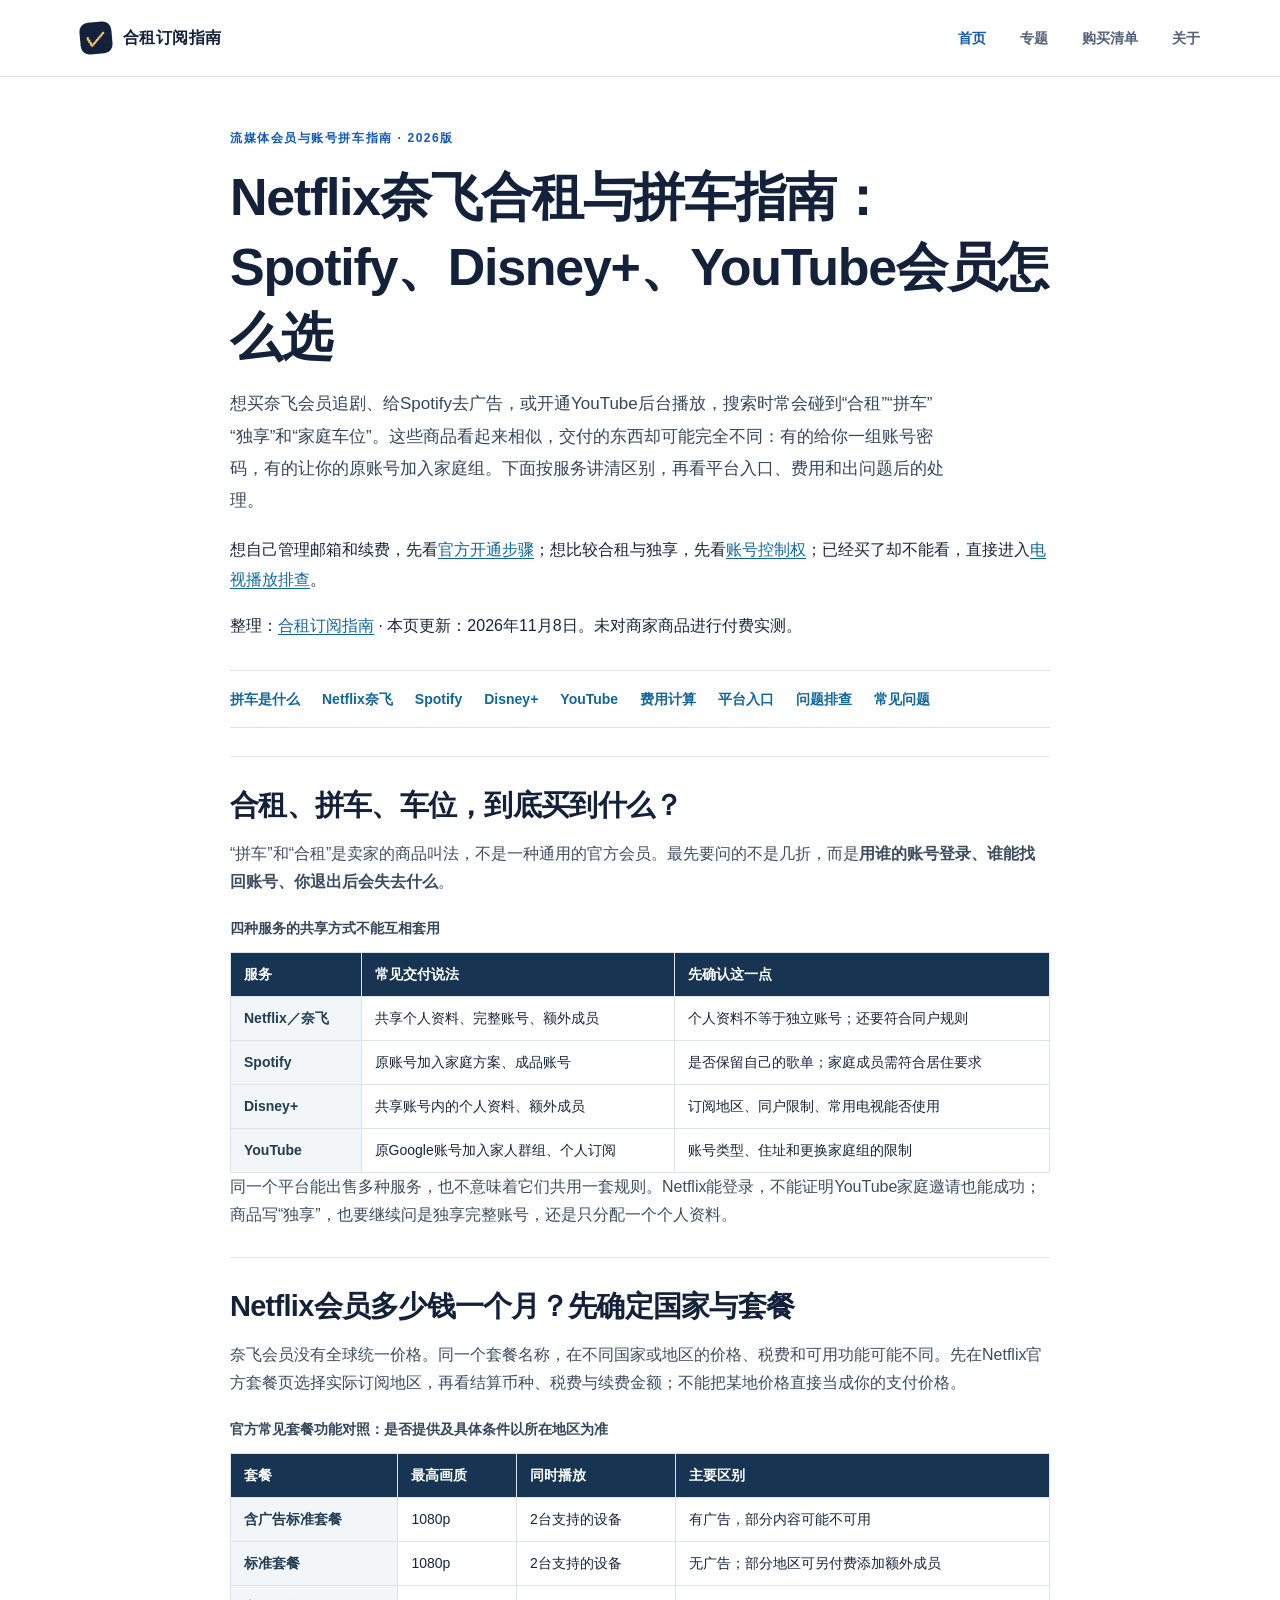
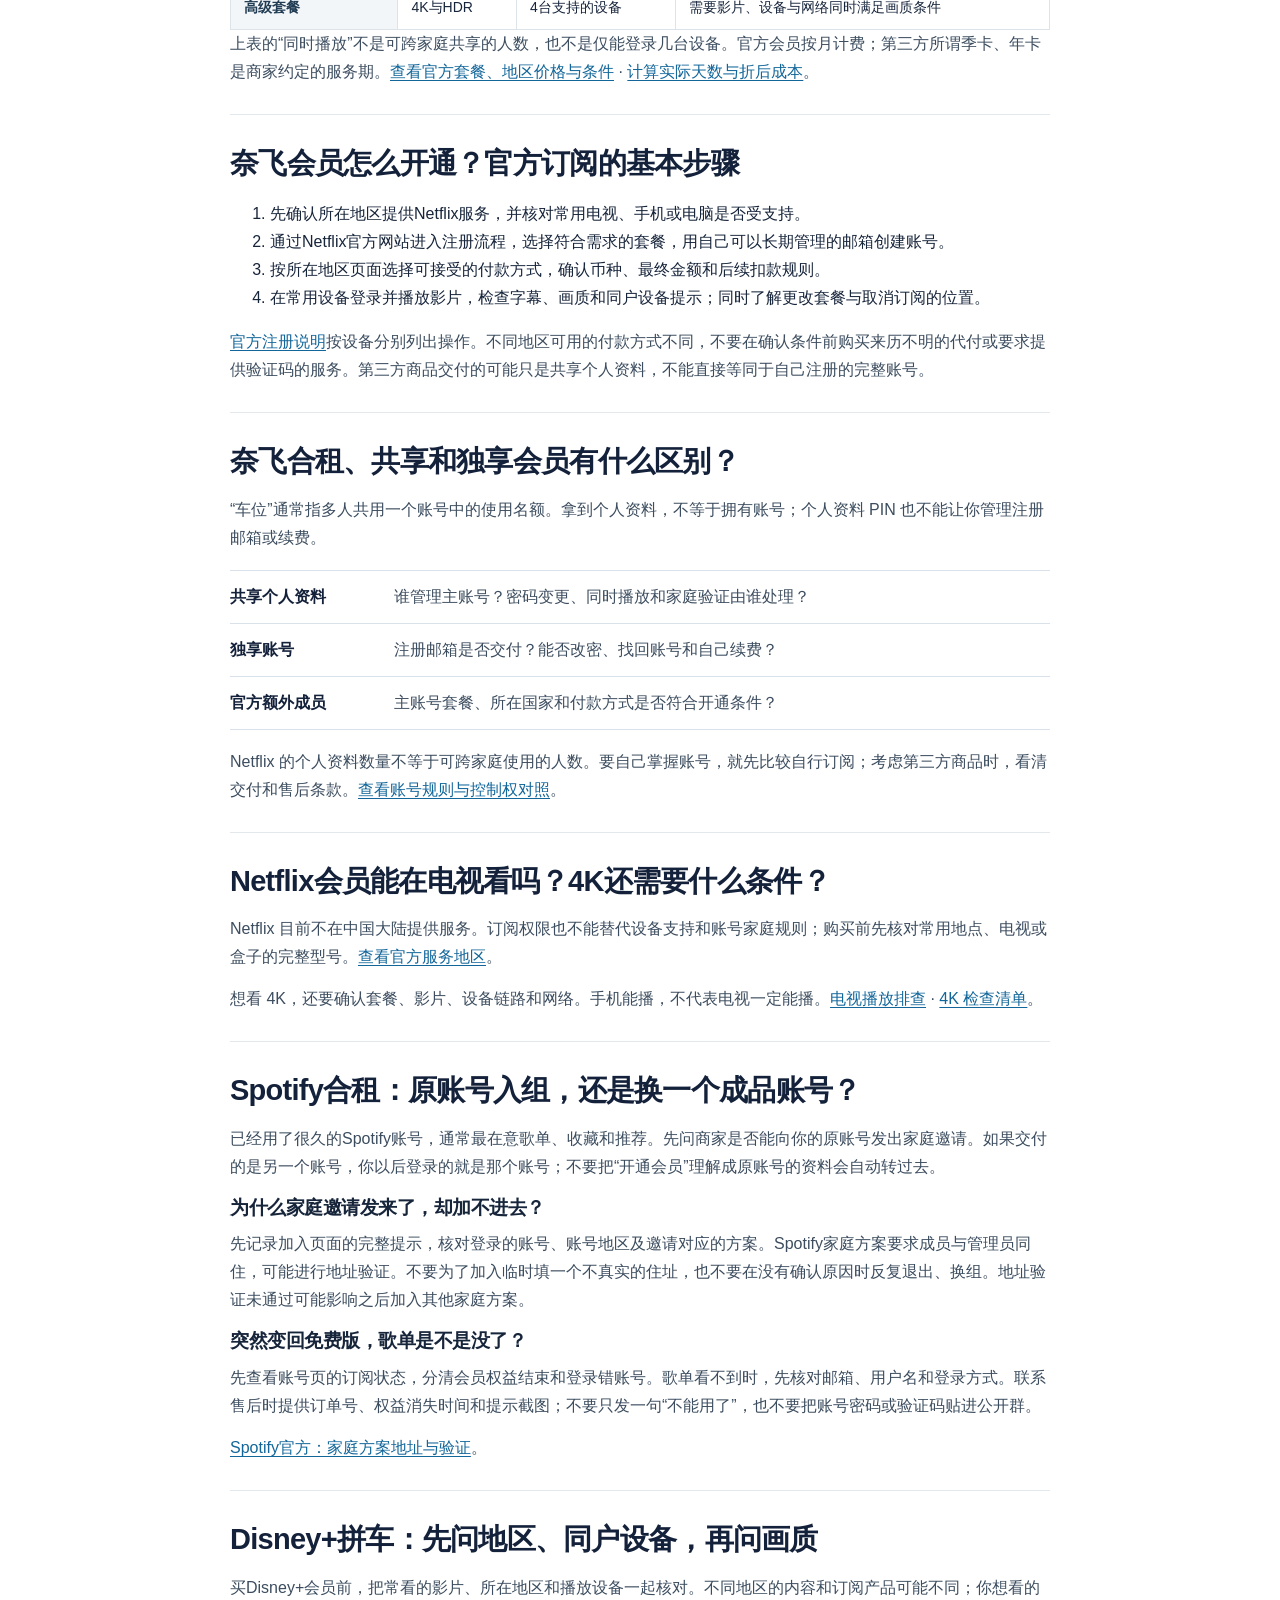
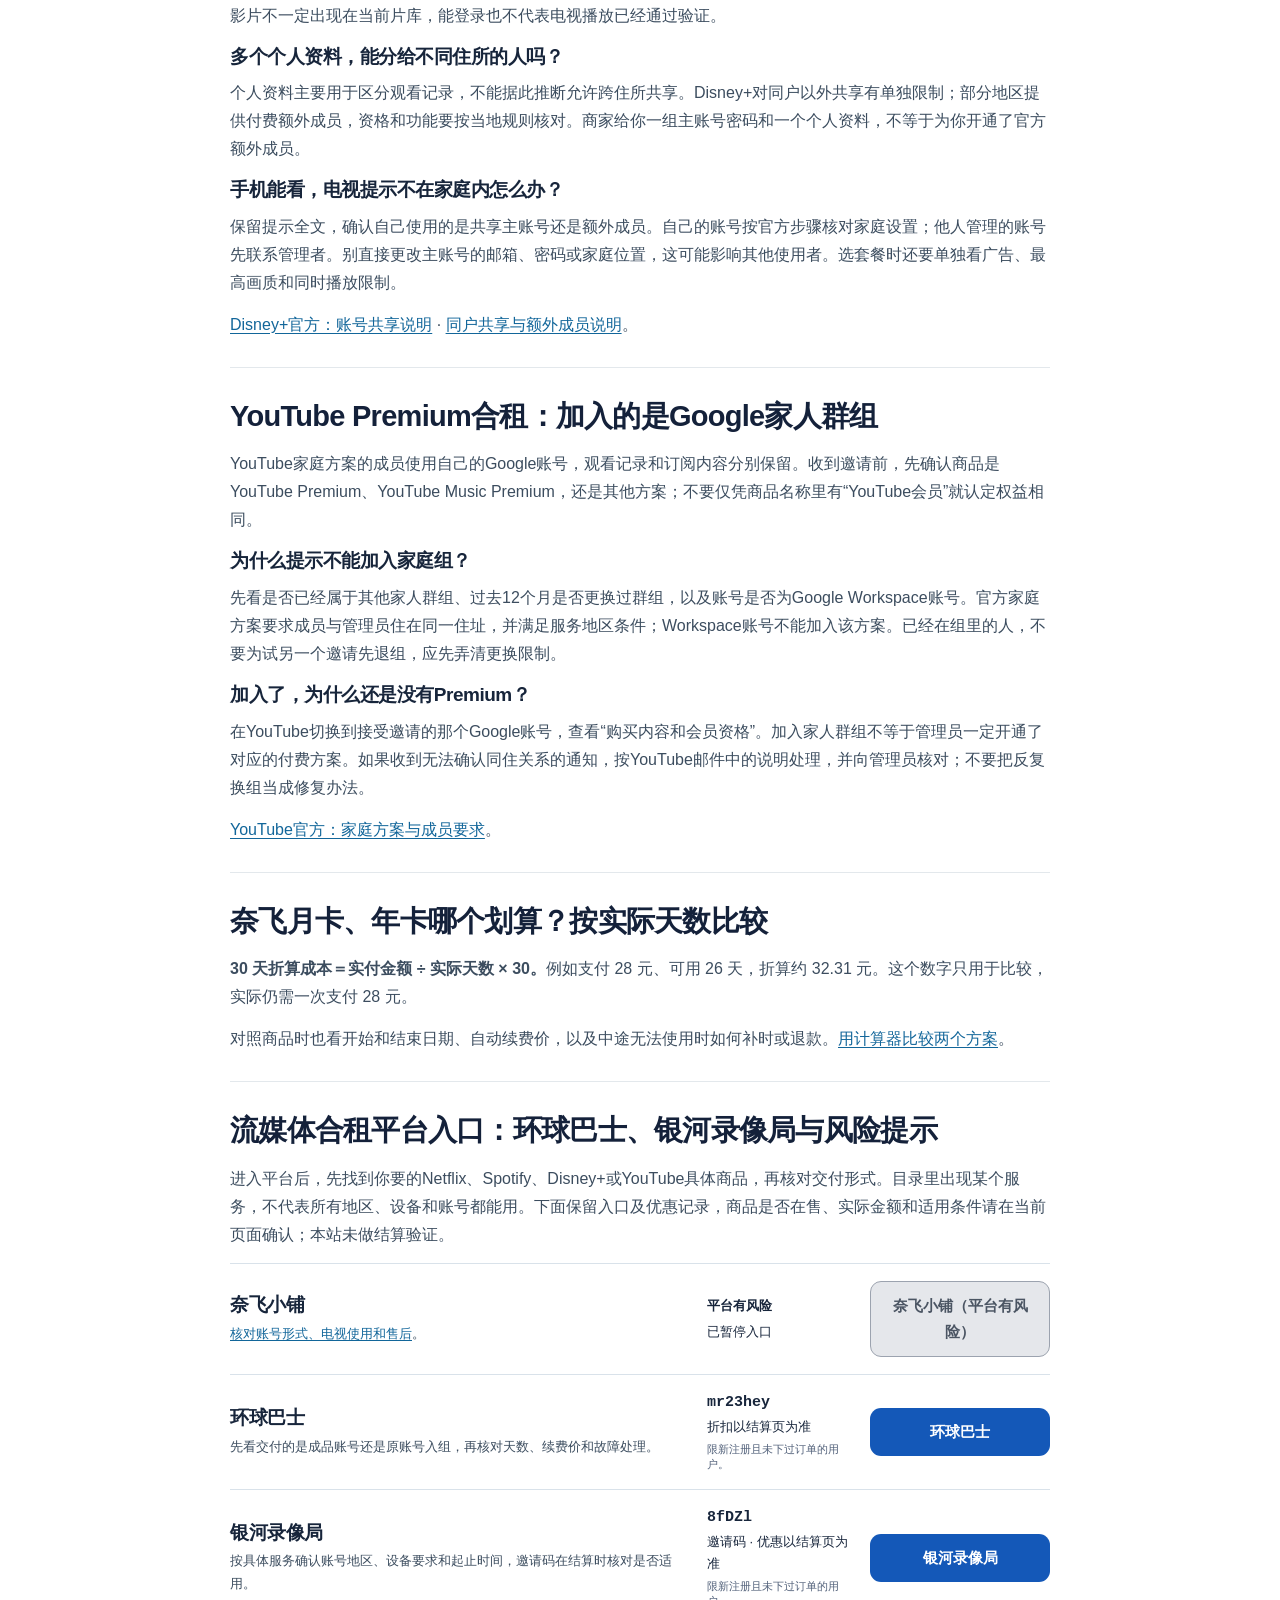
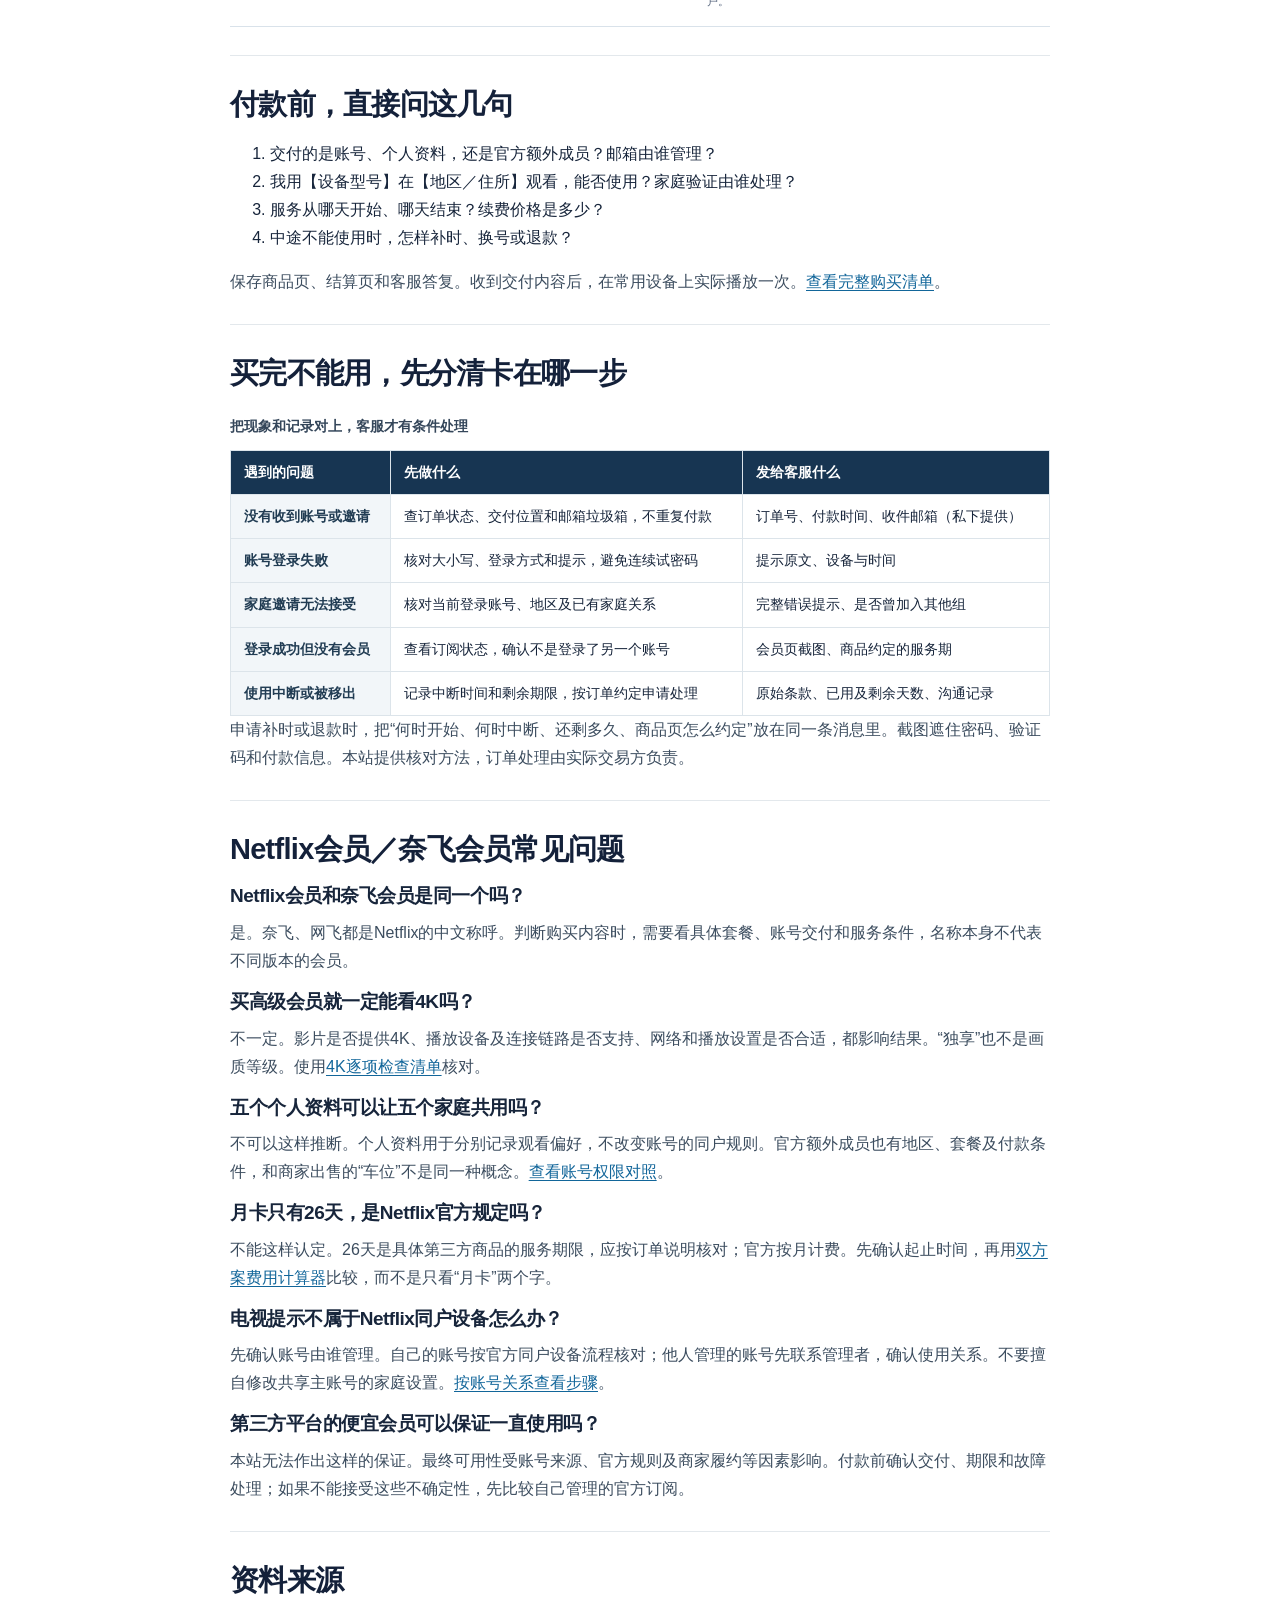
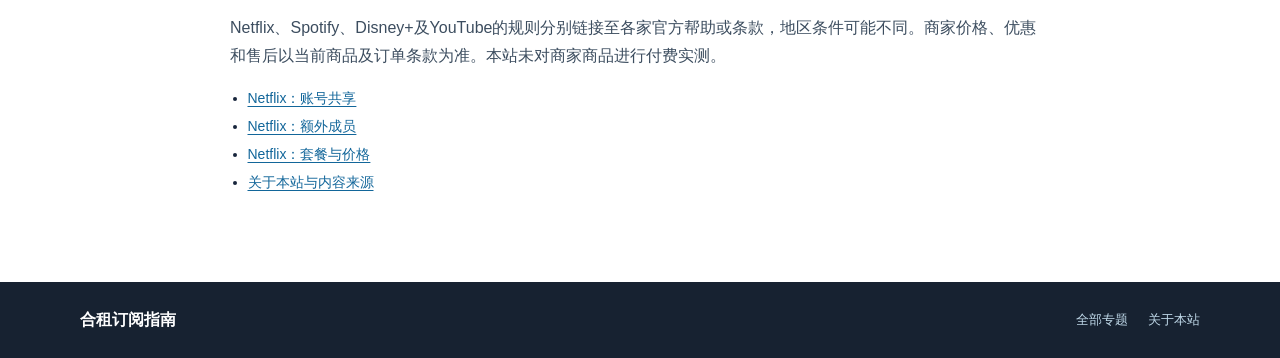
<file: index.html>
<!doctype html>
<html lang="zh-CN">
<head>
  <meta charset="utf-8">
  <meta name="viewport" content="width=device-width, initial-scale=1">
  <meta name="google-site-verification" content="bJpQYwbzift36gB1K4ZnMliaNjv_i9kEsfnW9Fzh4oY">
  <meta name="description" content="Netflix奈飞、Spotify、Disney+、YouTube会员合租拼车怎么选？说明账号交付、家庭共享与地区要求，整理平台入口、优惠码、费用计算及邀请失败、会员失效的处理方法。">
  <meta name="theme-color" content="#101b32">
  <title>Netflix奈飞合租拼车指南：Spotify、Disney+、YouTube会员（2026版）｜合租订阅指南</title>
  <link rel="canonical" href="https://hezu-guide-netflix.github.io/subscription-guide/">
  <link rel="icon" href="assets/favicon.svg" type="image/svg+xml">
  <link rel="stylesheet" href="assets/style.css?v=compact-1">
<meta property="og:type" content="website">
<meta property="og:locale" content="zh_CN">
<meta property="og:site_name" content="合租订阅指南">
<meta property="og:title" content="Netflix奈飞合租拼车指南：Spotify、Disney+、YouTube会员（2026版）｜合租订阅指南">
<meta property="og:description" content="Netflix奈飞、Spotify、Disney+、YouTube会员合租拼车怎么选？说明账号交付、家庭共享与地区要求，整理平台入口、优惠码、费用计算及邀请失败、会员失效的处理方法。">
<meta property="og:url" content="https://hezu-guide-netflix.github.io/subscription-guide/">
<meta name="twitter:card" content="summary">
<meta name="twitter:title" content="Netflix奈飞合租拼车指南：Spotify、Disney+、YouTube会员（2026版）｜合租订阅指南">
<meta name="twitter:description" content="Netflix奈飞、Spotify、Disney+、YouTube会员合租拼车怎么选？说明账号交付、家庭共享与地区要求，整理平台入口、优惠码、费用计算及邀请失败、会员失效的处理方法。">
<script type="application/ld+json">{"@context":"https://schema.org","@graph":[{"@type":"WebSite","@id":"https://hezu-guide-netflix.github.io/subscription-guide/#website","url":"https://hezu-guide-netflix.github.io/subscription-guide/","name":"合租订阅指南","inLanguage":"zh-CN"},{"@type":"WebPage","@id":"https://hezu-guide-netflix.github.io/subscription-guide/#webpage","url":"https://hezu-guide-netflix.github.io/subscription-guide/","name":"Netflix奈飞合租拼车指南：Spotify、Disney+、YouTube会员（2026版）｜合租订阅指南","description":"Netflix奈飞、Spotify、Disney+、YouTube会员合租拼车怎么选？说明账号交付、家庭共享与地区要求，整理平台入口、优惠码、费用计算及邀请失败、会员失效的处理方法。","inLanguage":"zh-CN","isPartOf":{"@id":"https://hezu-guide-netflix.github.io/subscription-guide/#website"},"dateModified":"2026-11-08"}]}</script>
</head>
<body class="guide-home">
  <a class="skip" href="#main">跳到正文</a>
  <header class="site-header">
    <div class="wrap header-inner">
      <a class="brand" href="./"><span class="brand-mark" aria-hidden="true">✓</span><span>合租订阅指南</span></a>
      <nav class="site-nav" aria-label="主导航"><a href="./" aria-current="page">首页</a><a href="guides.html">专题</a><a href="checklist.html">购买清单</a><a href="about.html">关于</a></nav>
    </div>
  </header>
  <main id="main" class="guide-shell wrap">
    <article class="guide-article">
      <p class="eyebrow">流媒体会员与账号拼车指南 · 2026版</p>
      <h1>Netflix奈飞合租与拼车指南：Spotify、Disney+、YouTube会员怎么选</h1>
      <p class="guide-intro">想买奈飞会员追剧、给Spotify去广告，或开通YouTube后台播放，搜索时常会碰到“合租”“拼车”“独享”和“家庭车位”。这些商品看起来相似，交付的东西却可能完全不同：有的给你一组账号密码，有的让你的原账号加入家庭组。下面按服务讲清区别，再看平台入口、费用和出问题后的处理。</p>
      <p>想自己管理邮箱和续费，先看<a href="#signup">官方开通步骤</a>；想比较合租与独享，先看<a href="#meaning">账号控制权</a>；已经买了却不能看，直接进入<a href="tv-playback.html">电视播放排查</a>。</p>
      <p class="page-meta">整理：<a href="about.html">合租订阅指南</a> · 本页更新：<time datetime="2026-11-08">2026年11月8日</time>。未对商家商品进行付费实测。</p>
      <nav class="home-jump" aria-label="本页内容"><a href="#sharing">拼车是什么</a><a href="#plans">Netflix奈飞</a><a href="#spotify">Spotify</a><a href="#disney">Disney+</a><a href="#youtube">YouTube</a><a href="#cost">费用计算</a><a href="#platforms">平台入口</a><a href="#problems">问题排查</a><a href="#faq">常见问题</a></nav>

      <section id="sharing" class="guide-section">
        <h2>合租、拼车、车位，到底买到什么？</h2>
        <p>“拼车”和“合租”是卖家的商品叫法，不是一种通用的官方会员。最先要问的不是几折，而是<strong>用谁的账号登录、谁能找回账号、你退出后会失去什么</strong>。</p>
        <div class="guide-table-wrap"><table class="guide-table"><caption>四种服务的共享方式不能互相套用</caption><thead><tr><th scope="col">服务</th><th scope="col">常见交付说法</th><th scope="col">先确认这一点</th></tr></thead><tbody><tr><th scope="row">Netflix／奈飞</th><td>共享个人资料、完整账号、额外成员</td><td>个人资料不等于独立账号；还要符合同户规则</td></tr><tr><th scope="row">Spotify</th><td>原账号加入家庭方案、成品账号</td><td>是否保留自己的歌单；家庭成员需符合居住要求</td></tr><tr><th scope="row">Disney+</th><td>共享账号内的个人资料、额外成员</td><td>订阅地区、同户限制、常用电视能否使用</td></tr><tr><th scope="row">YouTube</th><td>原Google账号加入家人群组、个人订阅</td><td>账号类型、住址和更换家庭组的限制</td></tr></tbody></table></div>
        <p>同一个平台能出售多种服务，也不意味着它们共用一套规则。Netflix能登录，不能证明YouTube家庭邀请也能成功；商品写“独享”，也要继续问是独享完整账号，还是只分配一个个人资料。</p>
      </section>

      <section id="plans" class="guide-section">
        <h2>Netflix会员多少钱一个月？先确定国家与套餐</h2>
        <p>奈飞会员没有全球统一价格。同一个套餐名称，在不同国家或地区的价格、税费和可用功能可能不同。先在Netflix官方套餐页选择实际订阅地区，再看结算币种、税费与续费金额；不能把某地价格直接当成你的支付价格。</p>
        <div class="guide-table-wrap"><table class="guide-table"><caption>官方常见套餐功能对照：是否提供及具体条件以所在地区为准</caption><thead><tr><th scope="col">套餐</th><th scope="col">最高画质</th><th scope="col">同时播放</th><th scope="col">主要区别</th></tr></thead><tbody><tr><th scope="row">含广告标准套餐</th><td>1080p</td><td>2台支持的设备</td><td>有广告，部分内容可能不可用</td></tr><tr><th scope="row">标准套餐</th><td>1080p</td><td>2台支持的设备</td><td>无广告；部分地区可另付费添加额外成员</td></tr><tr><th scope="row">高级套餐</th><td>4K与HDR</td><td>4台支持的设备</td><td>需要影片、设备与网络同时满足画质条件</td></tr></tbody></table></div>
        <p>上表的“同时播放”不是可跨家庭共享的人数，也不是仅能登录几台设备。官方会员按月计费；第三方所谓季卡、年卡是商家约定的服务期。<a href="https://help.netflix.com/zh-cn/node/24926" target="_blank" rel="noopener noreferrer">查看官方套餐、地区价格与条件</a> · <a href="subscription-cost.html">计算实际天数与折后成本</a>。</p>
      </section>

      <section id="signup" class="guide-section">
        <h2>奈飞会员怎么开通？官方订阅的基本步骤</h2>
        <ol><li>先确认所在地区提供Netflix服务，并核对常用电视、手机或电脑是否受支持。</li><li>通过Netflix官方网站进入注册流程，选择符合需求的套餐，用自己可以长期管理的邮箱创建账号。</li><li>按所在地区页面选择可接受的付款方式，确认币种、最终金额和后续扣款规则。</li><li>在常用设备登录并播放影片，检查字幕、画质和同户设备提示；同时了解更改套餐与取消订阅的位置。</li></ol>
        <p><a href="https://help.netflix.com/zh-cn/node/112419" target="_blank" rel="noopener noreferrer">官方注册说明</a>按设备分别列出操作。不同地区可用的付款方式不同，不要在确认条件前购买来历不明的代付或要求提供验证码的服务。第三方商品交付的可能只是共享个人资料，不能直接等同于自己注册的完整账号。</p>
      </section>

      <section id="meaning" class="guide-section">
        <h2>奈飞合租、共享和独享会员有什么区别？</h2>
        <p>“车位”通常指多人共用一个账号中的使用名额。拿到个人资料，不等于拥有账号；个人资料 PIN 也不能让你管理注册邮箱或续费。</p>
        <div class="account-list">
          <div><strong>共享个人资料</strong><p>谁管理主账号？密码变更、同时播放和家庭验证由谁处理？</p></div>
          <div><strong>独享账号</strong><p>注册邮箱是否交付？能否改密、找回账号和自己续费？</p></div>
          <div><strong>官方额外成员</strong><p>主账号套餐、所在国家和付款方式是否符合开通条件？</p></div>
        </div>
        <p>Netflix 的个人资料数量不等于可跨家庭使用的人数。要自己掌握账号，就先比较自行订阅；考虑第三方商品时，看清交付和售后条款。<a href="rules.html">查看账号规则与控制权对照</a>。</p>
      </section>

      <section id="watching" class="guide-section">
        <h2>Netflix会员能在电视看吗？4K还需要什么条件？</h2>
        <p>Netflix 目前不在中国大陆提供服务。订阅权限也不能替代设备支持和账号家庭规则；购买前先核对常用地点、电视或盒子的完整型号。<a href="https://help.netflix.com/en/node/14164" target="_blank" rel="noopener noreferrer">查看官方服务地区</a>。</p>
        <p>想看 4K，还要确认套餐、影片、设备链路和网络。手机能播，不代表电视一定能播。<a href="tv-playback.html">电视播放排查</a> · <a href="netflix-4k.html">4K 检查清单</a>。</p>
      </section>

      <section id="spotify" class="guide-section">
        <h2>Spotify合租：原账号入组，还是换一个成品账号？</h2>
        <p>已经用了很久的Spotify账号，通常最在意歌单、收藏和推荐。先问商家是否能向你的原账号发出家庭邀请。如果交付的是另一个账号，你以后登录的就是那个账号；不要把“开通会员”理解成原账号的资料会自动转过去。</p>
        <h3>为什么家庭邀请发来了，却加不进去？</h3>
        <p>先记录加入页面的完整提示，核对登录的账号、账号地区及邀请对应的方案。Spotify家庭方案要求成员与管理员同住，可能进行地址验证。不要为了加入临时填一个不真实的住址，也不要在没有确认原因时反复退出、换组。地址验证未通过可能影响之后加入其他家庭方案。</p>
        <h3>突然变回免费版，歌单是不是没了？</h3>
        <p>先查看账号页的订阅状态，分清会员权益结束和登录错账号。歌单看不到时，先核对邮箱、用户名和登录方式。联系售后时提供订单号、权益消失时间和提示截图；不要只发一句“不能用了”，也不要把账号密码或验证码贴进公开群。</p>
        <p><a href="https://support.spotify.com/is-en/article/family-address-verification/" target="_blank" rel="noopener noreferrer">Spotify官方：家庭方案地址与验证</a>。</p>
      </section>

      <section id="disney" class="guide-section">
        <h2>Disney+拼车：先问地区、同户设备，再问画质</h2>
        <p>买Disney+会员前，把常看的影片、所在地区和播放设备一起核对。不同地区的内容和订阅产品可能不同；你想看的影片不一定出现在当前片库，能登录也不代表电视播放已经通过验证。</p>
        <h3>多个个人资料，能分给不同住所的人吗？</h3>
        <p>个人资料主要用于区分观看记录，不能据此推断允许跨住所共享。Disney+对同户以外共享有单独限制；部分地区提供付费额外成员，资格和功能要按当地规则核对。商家给你一组主账号密码和一个个人资料，不等于为你开通了官方额外成员。</p>
        <h3>手机能看，电视提示不在家庭内怎么办？</h3>
        <p>保留提示全文，确认自己使用的是共享主账号还是额外成员。自己的账号按官方步骤核对家庭设置；他人管理的账号先联系管理者。别直接更改主账号的邮箱、密码或家庭位置，这可能影响其他使用者。选套餐时还要单独看广告、最高画质和同时播放限制。</p>
        <p><a href="https://help.disneyplus.com/en-GB/article/disneyplus-account-sharing" target="_blank" rel="noopener noreferrer">Disney+官方：账号共享说明</a> · <a href="https://thewaltdisneycompany.com/news/paid-sharing-disney-explainer/" target="_blank" rel="noopener noreferrer">同户共享与额外成员说明</a>。</p>
      </section>

      <section id="youtube" class="guide-section">
        <h2>YouTube Premium合租：加入的是Google家人群组</h2>
        <p>YouTube家庭方案的成员使用自己的Google账号，观看记录和订阅内容分别保留。收到邀请前，先确认商品是YouTube Premium、YouTube Music Premium，还是其他方案；不要仅凭商品名称里有“YouTube会员”就认定权益相同。</p>
        <h3>为什么提示不能加入家庭组？</h3>
        <p>先看是否已经属于其他家人群组、过去12个月是否更换过群组，以及账号是否为Google Workspace账号。官方家庭方案要求成员与管理员住在同一住址，并满足服务地区条件；Workspace账号不能加入该方案。已经在组里的人，不要为试另一个邀请先退组，应先弄清更换限制。</p>
        <h3>加入了，为什么还是没有Premium？</h3>
        <p>在YouTube切换到接受邀请的那个Google账号，查看“购买内容和会员资格”。加入家人群组不等于管理员一定开通了对应的付费方案。如果收到无法确认同住关系的通知，按YouTube邮件中的说明处理，并向管理员核对；不要把反复换组当成修复办法。</p>
        <p><a href="https://support.google.com/youtube/answer/7507349?hl=zh-Hans" target="_blank" rel="noopener noreferrer">YouTube官方：家庭方案与成员要求</a>。</p>
      </section>

      <section id="cost" class="guide-section">
        <h2>奈飞月卡、年卡哪个划算？按实际天数比较</h2>
        <p><strong>30 天折算成本＝实付金额 ÷ 实际天数 × 30。</strong>例如支付 28 元、可用 26 天，折算约 32.31 元。这个数字只用于比较，实际仍需一次支付 28 元。</p>
        <p>对照商品时也看开始和结束日期、自动续费价，以及中途无法使用时如何补时或退款。<a href="subscription-cost.html#calculator">用计算器比较两个方案</a>。</p>
      </section>

      <section id="platforms" class="guide-section">
        <h2>流媒体合租平台入口：环球巴士、银河录像局与风险提示</h2>
        <p>进入平台后，先找到你要的Netflix、Spotify、Disney+或YouTube具体商品，再核对交付形式。目录里出现某个服务，不代表所有地区、设备和账号都能用。下面保留入口及优惠记录，商品是否在售、实际金额和适用条件请在当前页面确认；本站未做结算验证。</p>
        <div class="merchant-list">
          <div class="merchant-row">
            <div><h3>奈飞小铺</h3><p><a href="ihezu.html">核对账号形式、电视使用和售后</a>。</p></div>
            <div class="merchant-offer"><strong>平台有风险</strong><span>已暂停入口</span></div>
            <div class="guide-platform-actions"><span class="button merchant-disabled" aria-disabled="true">奈飞小铺（平台有风险）</span></div>
          </div>
          <div class="merchant-row">
            <div><h3>环球巴士</h3><p>先看交付的是成品账号还是原账号入组，再核对天数、续费价和故障处理。</p></div>
            <div class="merchant-offer"><code>mr23hey</code><span>折扣以结算页为准</span><small>限新注册且未下过订单的用户。</small></div>
            <div class="guide-platform-actions"><a class="button" href="http://cn.goingbus.com?s=326BOCN3JD" target="_blank" rel="sponsored noopener noreferrer">环球巴士</a></div>
          </div>
          <div class="merchant-row">
            <div><h3>银河录像局</h3><p>按具体服务确认账号地区、设备要求和起止时间，邀请码在结算时核对是否适用。</p></div>
            <div class="merchant-offer"><code>8fDZl</code><span>邀请码 · 优惠以结算页为准</span><small>限新注册且未下过订单的用户。</small></div>
            <div class="guide-platform-actions"><a class="button" href="https://nf.video/8fDZl" target="_blank" rel="sponsored noopener noreferrer">银河录像局</a></div>
          </div>
        </div>
      </section>

      <section id="ask" class="guide-section">
        <h2>付款前，直接问这几句</h2>
        <ol>
          <li>交付的是账号、个人资料，还是官方额外成员？邮箱由谁管理？</li>
          <li>我用【设备型号】在【地区／住所】观看，能否使用？家庭验证由谁处理？</li>
          <li>服务从哪天开始、哪天结束？续费价格是多少？</li>
          <li>中途不能使用时，怎样补时、换号或退款？</li>
        </ol>
        <p>保存商品页、结算页和客服答复。收到交付内容后，在常用设备上实际播放一次。<a href="checklist.html">查看完整购买清单</a>。</p>
      </section>

      <section id="problems" class="guide-section">
        <h2>买完不能用，先分清卡在哪一步</h2>
        <div class="guide-table-wrap"><table class="guide-table"><caption>把现象和记录对上，客服才有条件处理</caption><thead><tr><th scope="col">遇到的问题</th><th scope="col">先做什么</th><th scope="col">发给客服什么</th></tr></thead><tbody><tr><th scope="row">没有收到账号或邀请</th><td>查订单状态、交付位置和邮箱垃圾箱，不重复付款</td><td>订单号、付款时间、收件邮箱（私下提供）</td></tr><tr><th scope="row">账号登录失败</th><td>核对大小写、登录方式和提示，避免连续试密码</td><td>提示原文、设备与时间</td></tr><tr><th scope="row">家庭邀请无法接受</th><td>核对当前登录账号、地区及已有家庭关系</td><td>完整错误提示、是否曾加入其他组</td></tr><tr><th scope="row">登录成功但没有会员</th><td>查看订阅状态，确认不是登录了另一个账号</td><td>会员页截图、商品约定的服务期</td></tr><tr><th scope="row">使用中断或被移出</th><td>记录中断时间和剩余期限，按订单约定申请处理</td><td>原始条款、已用及剩余天数、沟通记录</td></tr></tbody></table></div>
        <p>申请补时或退款时，把“何时开始、何时中断、还剩多久、商品页怎么约定”放在同一条消息里。截图遮住密码、验证码和付款信息。本站提供核对方法，订单处理由实际交易方负责。</p>
      </section>

      <section id="faq" class="guide-section">
        <h2>Netflix会员／奈飞会员常见问题</h2>
        <h3>Netflix会员和奈飞会员是同一个吗？</h3>
        <p>是。奈飞、网飞都是Netflix的中文称呼。判断购买内容时，需要看具体套餐、账号交付和服务条件，名称本身不代表不同版本的会员。</p>
        <h3>买高级会员就一定能看4K吗？</h3>
        <p>不一定。影片是否提供4K、播放设备及连接链路是否支持、网络和播放设置是否合适，都影响结果。“独享”也不是画质等级。使用<a href="netflix-4k.html#check">4K逐项检查清单</a>核对。</p>
        <h3>五个个人资料可以让五个家庭共用吗？</h3>
        <p>不可以这样推断。个人资料用于分别记录观看偏好，不改变账号的同户规则。官方额外成员也有地区、套餐及付款条件，和商家出售的“车位”不是同一种概念。<a href="rules.html">查看账号权限对照</a>。</p>
        <h3>月卡只有26天，是Netflix官方规定吗？</h3>
        <p>不能这样认定。26天是具体第三方商品的服务期限，应按订单说明核对；官方按月计费。先确认起止时间，再用<a href="subscription-cost.html#calculator">双方案费用计算器</a>比较，而不是只看“月卡”两个字。</p>
        <h3>电视提示不属于Netflix同户设备怎么办？</h3>
        <p>先确认账号由谁管理。自己的账号按官方同户设备流程核对；他人管理的账号先联系管理者，确认使用关系。不要擅自修改共享主账号的家庭设置。<a href="tv-playback.html#household">按账号关系查看步骤</a>。</p>
        <h3>第三方平台的便宜会员可以保证一直使用吗？</h3>
        <p>本站无法作出这样的保证。最终可用性受账号来源、官方规则及商家履约等因素影响。付款前确认交付、期限和故障处理；如果不能接受这些不确定性，先比较自己管理的官方订阅。</p>
      </section>

      <section id="sources" class="guide-section guide-sources">
        <h2>资料来源</h2>
        <p>Netflix、Spotify、Disney+及YouTube的规则分别链接至各家官方帮助或条款，地区条件可能不同。商家价格、优惠和售后以当前商品及订单条款为准。本站未对商家商品进行付费实测。</p>
        <ul>
          <li><a href="https://help.netflix.com/zh-cn/node/123277" target="_blank" rel="noopener noreferrer">Netflix：账号共享</a></li>
          <li><a href="https://help.netflix.com/en/node/123279" target="_blank" rel="noopener noreferrer">Netflix：额外成员</a></li>
          <li><a href="https://help.netflix.com/en/node/24926" target="_blank" rel="noopener noreferrer">Netflix：套餐与价格</a></li>
          <li><a href="about.html">关于本站与内容来源</a></li>
        </ul>
      </section>
    </article>
  </main>
  <footer class="guide-footer"><div class="wrap"><strong>合租订阅指南</strong><nav aria-label="页脚导航"><a href="guides.html">全部专题</a><a href="about.html">关于本站</a></nav></div></footer>
</body>
</html>
</file>
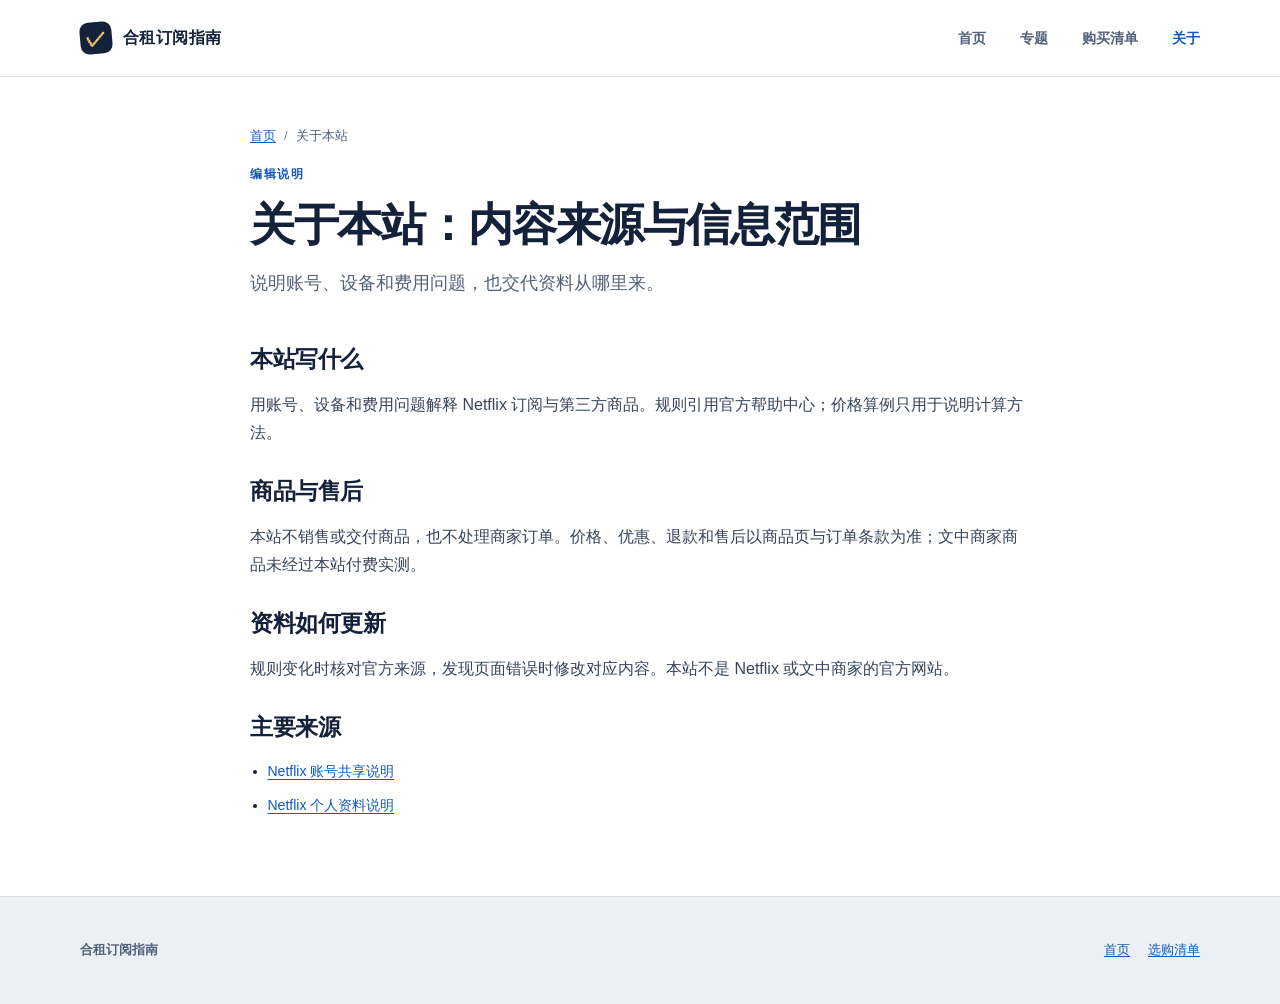
<file: about.html>
<!doctype html>
<html lang="zh-CN"><head><meta charset="utf-8"><meta name="viewport" content="width=device-width, initial-scale=1"><meta name="description" content="了解合租订阅指南的编辑方式、官方资料来源、内容更新和商品责任范围。本站提供资料整理，不代售商品或受理商家订单。"><meta name="theme-color" content="#14213a"><title>关于合租订阅指南：内容来源与信息范围</title><link rel="canonical" href="https://hezu-guide-netflix.github.io/subscription-guide/about.html"><link rel="icon" href="assets/favicon.svg" type="image/svg+xml"><link rel="stylesheet" href="assets/style.css?v=compact-1"><meta property="og:type" content="website">
<meta property="og:locale" content="zh_CN">
<meta property="og:site_name" content="合租订阅指南">
<meta property="og:title" content="关于合租订阅指南：内容来源与信息范围">
<meta property="og:description" content="了解合租订阅指南的编辑方式、官方资料来源、内容更新和商品责任范围。本站提供资料整理，不代售商品或受理商家订单。">
<meta property="og:url" content="https://hezu-guide-netflix.github.io/subscription-guide/about.html">
<meta name="twitter:card" content="summary">
<meta name="twitter:title" content="关于合租订阅指南：内容来源与信息范围">
<meta name="twitter:description" content="了解合租订阅指南的编辑方式、官方资料来源、内容更新和商品责任范围。本站提供资料整理，不代售商品或受理商家订单。">
<script type="application/ld+json">{"@context":"https://schema.org","@graph":[{"@type":"WebSite","@id":"https://hezu-guide-netflix.github.io/subscription-guide/#website","url":"https://hezu-guide-netflix.github.io/subscription-guide/","name":"合租订阅指南","inLanguage":"zh-CN"},{"@type":"AboutPage","@id":"https://hezu-guide-netflix.github.io/subscription-guide/about.html#webpage","url":"https://hezu-guide-netflix.github.io/subscription-guide/about.html","name":"关于合租订阅指南：内容来源与信息范围","description":"了解合租订阅指南的编辑方式、官方资料来源、内容更新和商品责任范围。本站提供资料整理，不代售商品或受理商家订单。","inLanguage":"zh-CN","isPartOf":{"@id":"https://hezu-guide-netflix.github.io/subscription-guide/#website"},"dateModified":"2026-10-15","breadcrumb":{"@id":"https://hezu-guide-netflix.github.io/subscription-guide/about.html#breadcrumb"}},{"@type":"BreadcrumbList","@id":"https://hezu-guide-netflix.github.io/subscription-guide/about.html#breadcrumb","itemListElement":[{"@type":"ListItem","position":1,"name":"首页","item":"https://hezu-guide-netflix.github.io/subscription-guide/"},{"@type":"ListItem","position":2,"name":"关于本站","item":"https://hezu-guide-netflix.github.io/subscription-guide/about.html"}]}]}</script>
</head>
<body><a class="skip" href="#main">跳到正文</a><header class="site-header"><div class="wrap header-inner"><a class="brand" href="./"><span class="brand-mark" aria-hidden="true">✓</span><span>合租订阅指南</span></a><nav class="site-nav" aria-label="主导航"><a href="./">首页</a><a href="guides.html">专题</a><a href="checklist.html">购买清单</a><a href="about.html" aria-current="page">关于</a></nav></div></header>
<main id="main"><div class="wrap page-hero"><nav class="breadcrumbs" aria-label="面包屑"><ol><li><a href="./">首页</a></li><li aria-current="page">关于本站</li></ol></nav><div class="eyebrow">编辑说明</div><h1>关于本站：内容来源与信息范围</h1><p class="lead">说明账号、设备和费用问题，也交代资料从哪里来。</p></div><div class="wrap article-layout"><article class="article">
  <h2 id="purpose">本站写什么</h2>
  <p>用账号、设备和费用问题解释 Netflix 订阅与第三方商品。规则引用官方帮助中心；价格算例只用于说明计算方法。</p>
  <h2 id="shopping">商品与售后</h2>
  <p>本站不销售或交付商品，也不处理商家订单。价格、优惠、退款和售后以商品页与订单条款为准；文中商家商品未经过本站付费实测。</p>
  <h2 id="editorial">资料如何更新</h2>
  <p>规则变化时核对官方来源，发现页面错误时修改对应内容。本站不是 Netflix 或文中商家的官方网站。</p>
  <h2 id="sources">主要来源</h2>
  <ul class="source-list"><li><a href="https://help.netflix.com/en/node/123277" target="_blank" rel="noopener noreferrer">Netflix 账号共享说明</a></li><li><a href="https://help.netflix.com/en/node/10421" target="_blank" rel="noopener noreferrer">Netflix 个人资料说明</a></li></ul>
</article></div></main>
<footer class="site-footer"><div class="wrap footer-grid"><div><strong>合租订阅指南</strong></div><div class="footer-links"><a href="./">首页</a><a href="checklist.html">选购清单</a></div></div></footer></body></html>
</file>
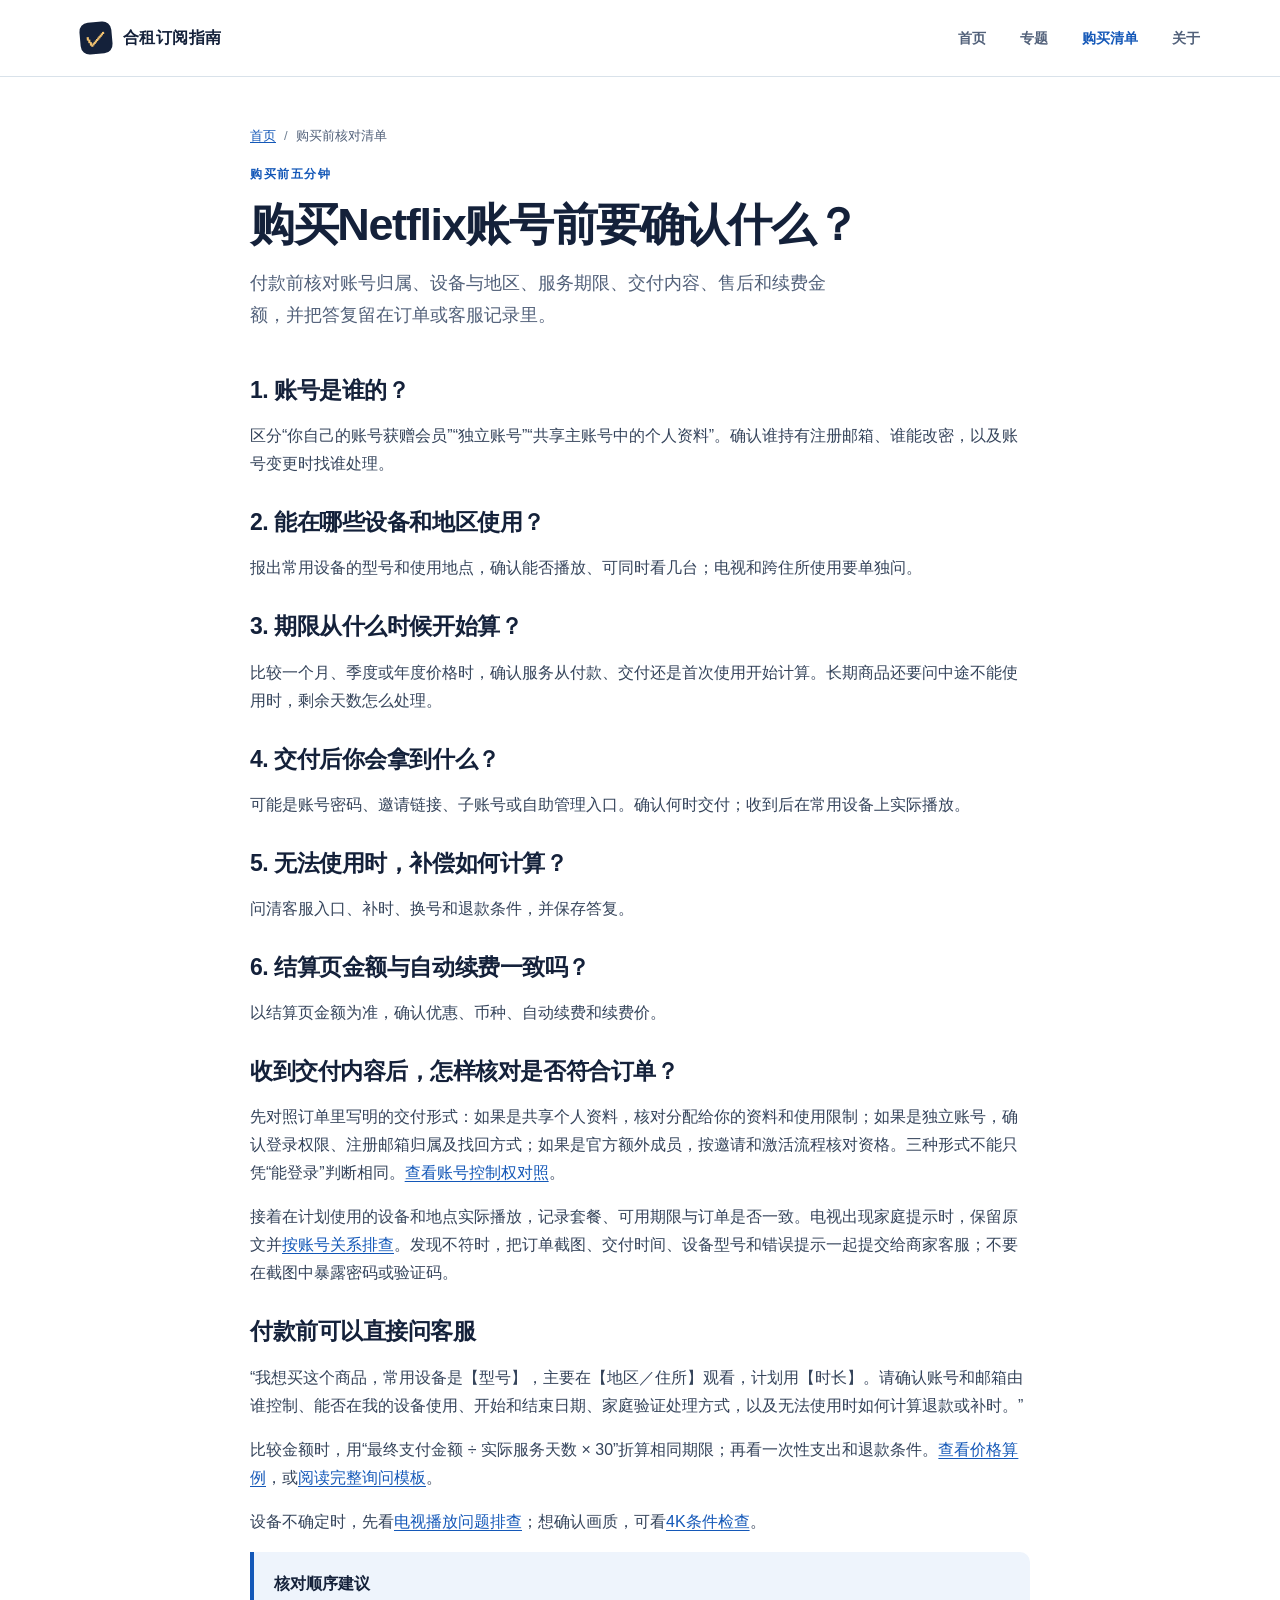
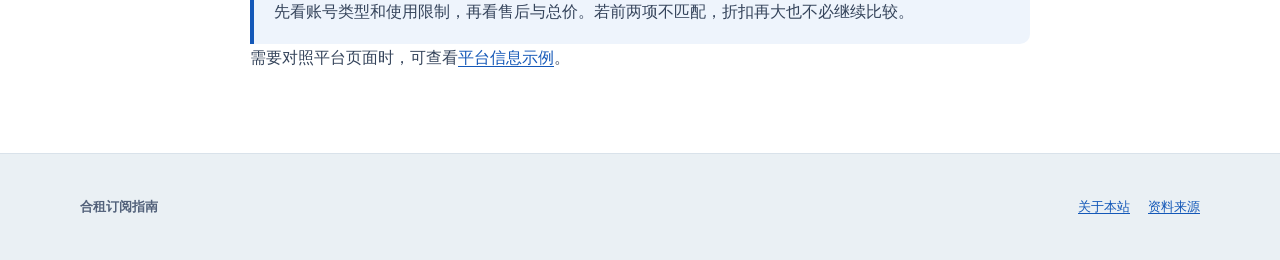
<file: checklist.html>
<!doctype html>
<html lang="zh-CN"><head><meta charset="utf-8"><meta name="viewport" content="width=device-width, initial-scale=1"><meta name="description" content="购买Netflix账号前，核对账号归属、设备地区、服务期限、交付、续费和售后，附可直接发给客服的问题模板及交付后核对步骤。"><meta name="theme-color" content="#14213a"><title>购买Netflix账号前要确认什么？六项核对清单｜合租订阅指南</title><link rel="canonical" href="https://hezu-guide-netflix.github.io/subscription-guide/checklist.html"><link rel="icon" href="assets/favicon.svg" type="image/svg+xml"><link rel="stylesheet" href="assets/style.css?v=compact-1"><meta property="og:type" content="website">
<meta property="og:locale" content="zh_CN">
<meta property="og:site_name" content="合租订阅指南">
<meta property="og:title" content="购买Netflix账号前要确认什么？六项核对清单｜合租订阅指南">
<meta property="og:description" content="购买Netflix账号前，核对账号归属、设备地区、服务期限、交付、续费和售后，附可直接发给客服的问题模板及交付后核对步骤。">
<meta property="og:url" content="https://hezu-guide-netflix.github.io/subscription-guide/checklist.html">
<meta name="twitter:card" content="summary">
<meta name="twitter:title" content="购买Netflix账号前要确认什么？六项核对清单｜合租订阅指南">
<meta name="twitter:description" content="购买Netflix账号前，核对账号归属、设备地区、服务期限、交付、续费和售后，附可直接发给客服的问题模板及交付后核对步骤。">
<script type="application/ld+json">{"@context":"https://schema.org","@graph":[{"@type":"WebSite","@id":"https://hezu-guide-netflix.github.io/subscription-guide/#website","url":"https://hezu-guide-netflix.github.io/subscription-guide/","name":"合租订阅指南","inLanguage":"zh-CN"},{"@type":"WebPage","@id":"https://hezu-guide-netflix.github.io/subscription-guide/checklist.html#webpage","url":"https://hezu-guide-netflix.github.io/subscription-guide/checklist.html","name":"购买Netflix账号前要确认什么？六项核对清单｜合租订阅指南","description":"购买Netflix账号前，核对账号归属、设备地区、服务期限、交付、续费和售后，附可直接发给客服的问题模板及交付后核对步骤。","inLanguage":"zh-CN","isPartOf":{"@id":"https://hezu-guide-netflix.github.io/subscription-guide/#website"},"dateModified":"2026-10-15","breadcrumb":{"@id":"https://hezu-guide-netflix.github.io/subscription-guide/checklist.html#breadcrumb"}},{"@type":"BreadcrumbList","@id":"https://hezu-guide-netflix.github.io/subscription-guide/checklist.html#breadcrumb","itemListElement":[{"@type":"ListItem","position":1,"name":"首页","item":"https://hezu-guide-netflix.github.io/subscription-guide/"},{"@type":"ListItem","position":2,"name":"购买前核对清单","item":"https://hezu-guide-netflix.github.io/subscription-guide/checklist.html"}]}]}</script>
</head>
<body><a class="skip" href="#main">跳到正文</a><header class="site-header"><div class="wrap header-inner"><a class="brand" href="./"><span class="brand-mark" aria-hidden="true">✓</span><span>合租订阅指南</span></a><nav class="site-nav" aria-label="主导航"><a href="./">首页</a><a href="guides.html">专题</a><a href="checklist.html" aria-current="page">购买清单</a><a href="about.html">关于</a></nav></div></header>
<main id="main"><div class="wrap page-hero"><nav class="breadcrumbs" aria-label="面包屑"><ol><li><a href="./">首页</a></li><li aria-current="page">购买前核对清单</li></ol></nav><div class="eyebrow">购买前五分钟</div><h1>购买Netflix账号前要确认什么？</h1><p class="lead">付款前核对账号归属、设备与地区、服务期限、交付内容、售后和续费金额，并把答复留在订单或客服记录里。</p></div><div class="wrap article-layout"><article class="article">
  <h2 id="account">1. 账号是谁的？</h2><p>区分“你自己的账号获赠会员”“独立账号”“共享主账号中的个人资料”。确认谁持有注册邮箱、谁能改密，以及账号变更时找谁处理。</p>
  <h2 id="devices">2. 能在哪些设备和地区使用？</h2><p>报出常用设备的型号和使用地点，确认能否播放、可同时看几台；电视和跨住所使用要单独问。</p>
  <h2 id="duration">3. 期限从什么时候开始算？</h2><p>比较一个月、季度或年度价格时，确认服务从付款、交付还是首次使用开始计算。长期商品还要问中途不能使用时，剩余天数怎么处理。</p>
  <h2 id="delivery">4. 交付后你会拿到什么？</h2><p>可能是账号密码、邀请链接、子账号或自助管理入口。确认何时交付；收到后在常用设备上实际播放。</p>
  <h2 id="aftercare">5. 无法使用时，补偿如何计算？</h2><p>问清客服入口、补时、换号和退款条件，并保存答复。</p>
  <h2 id="payment">6. 结算页金额与自动续费一致吗？</h2><p>以结算页金额为准，确认优惠、币种、自动续费和续费价。</p>
  <h2 id="delivery-check">收到交付内容后，怎样核对是否符合订单？</h2><p>先对照订单里写明的交付形式：如果是共享个人资料，核对分配给你的资料和使用限制；如果是独立账号，确认登录权限、注册邮箱归属及找回方式；如果是官方额外成员，按邀请和激活流程核对资格。三种形式不能只凭“能登录”判断相同。<a href="rules.html#compare">查看账号控制权对照</a>。</p><p>接着在计划使用的设备和地点实际播放，记录套餐、可用期限与订单是否一致。电视出现家庭提示时，保留原文并<a href="tv-playback.html#household">按账号关系排查</a>。发现不符时，把订单截图、交付时间、设备型号和错误提示一起提交给商家客服；不要在截图中暴露密码或验证码。</p>
<h2 id="questions">付款前可以直接问客服</h2><p>“我想买这个商品，常用设备是【型号】，主要在【地区／住所】观看，计划用【时长】。请确认账号和邮箱由谁控制、能否在我的设备使用、开始和结束日期、家庭验证处理方式，以及无法使用时如何计算退款或补时。”</p><p>比较金额时，用“最终支付金额 ÷ 实际服务天数 × 30”折算相同期限；再看一次性支出和退款条件。<a href="subscription-cost.html#formula">查看价格算例</a>，或<a href="./#ask">阅读完整询问模板</a>。</p>
<p>设备不确定时，先看<a href="tv-playback.html">电视播放问题排查</a>；想确认画质，可看<a href="netflix-4k.html">4K条件检查</a>。</p>
  <div class="callout"><strong>核对顺序建议</strong><p>先看账号类型和使用限制，再看售后与总价。若前两项不匹配，折扣再大也不必继续比较。</p></div>
  <p>需要对照平台页面时，可查看<a href="./#platforms">平台信息示例</a>。</p>

</article></div></main>
<footer class="site-footer"><div class="wrap footer-grid"><div><strong>合租订阅指南</strong></div><div class="footer-links"><a href="about.html">关于本站</a><a href="rules.html">资料来源</a></div></div></footer></body></html>
</file>
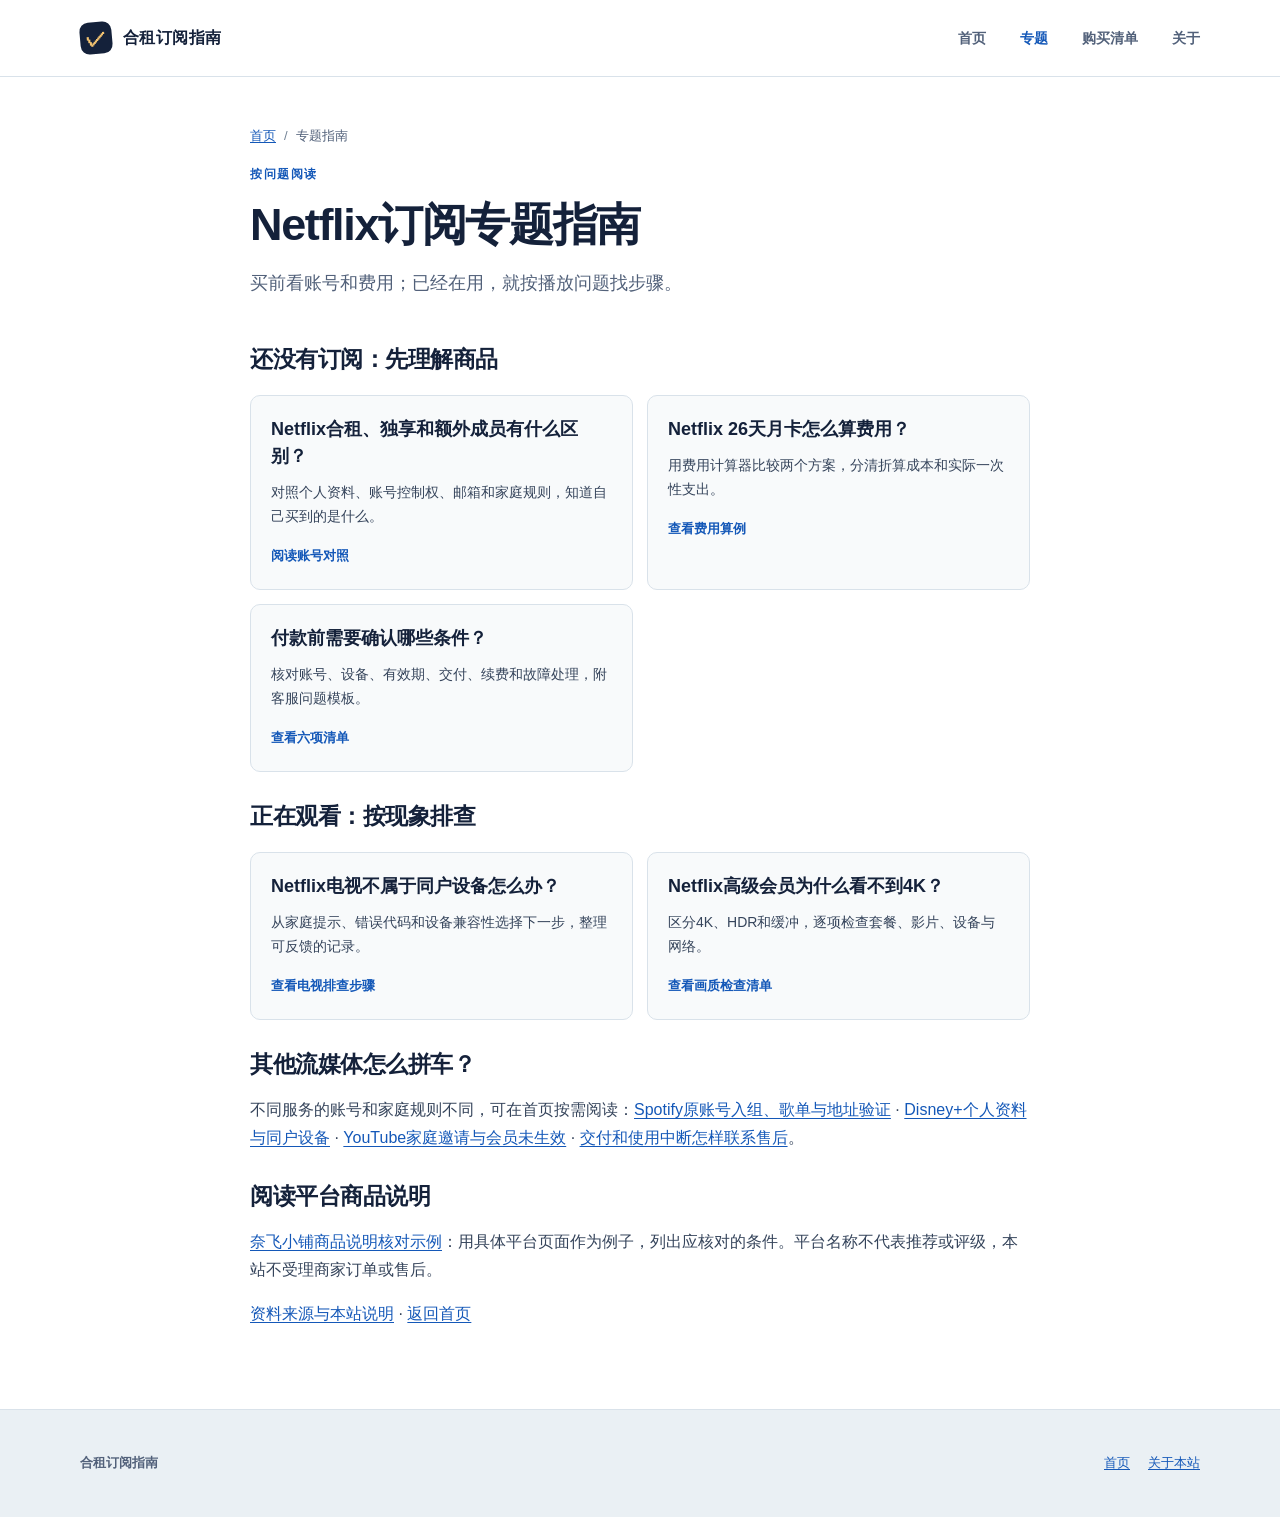
<file: guides.html>
<!doctype html>
<html lang="zh-CN"><head><meta charset="utf-8"><meta name="viewport" content="width=device-width, initial-scale=1"><meta name="description" content="按问题查找Netflix订阅资料：共享与独享区别、电视播放排查、4K画质、月卡费用和购买前清单。每篇提供具体核对步骤与来源。"><title>Netflix订阅专题指南：账号、电视、4K与费用｜合租订阅指南</title><link rel="canonical" href="https://hezu-guide-netflix.github.io/subscription-guide/guides.html"><link rel="icon" href="assets/favicon.svg" type="image/svg+xml"><link rel="stylesheet" href="assets/style.css?v=compact-1"><meta property="og:type" content="website">
<meta property="og:locale" content="zh_CN">
<meta property="og:site_name" content="合租订阅指南">
<meta property="og:title" content="Netflix订阅专题指南：账号、电视、4K与费用｜合租订阅指南">
<meta property="og:description" content="按问题查找Netflix订阅资料：共享与独享区别、电视播放排查、4K画质、月卡费用和购买前清单。每篇提供具体核对步骤与来源。">
<meta property="og:url" content="https://hezu-guide-netflix.github.io/subscription-guide/guides.html">
<meta name="twitter:card" content="summary">
<meta name="twitter:title" content="Netflix订阅专题指南：账号、电视、4K与费用｜合租订阅指南">
<meta name="twitter:description" content="按问题查找Netflix订阅资料：共享与独享区别、电视播放排查、4K画质、月卡费用和购买前清单。每篇提供具体核对步骤与来源。">
<script type="application/ld+json">{"@context":"https://schema.org","@graph":[{"@type":"WebSite","@id":"https://hezu-guide-netflix.github.io/subscription-guide/#website","url":"https://hezu-guide-netflix.github.io/subscription-guide/","name":"合租订阅指南","inLanguage":"zh-CN"},{"@type":"CollectionPage","@id":"https://hezu-guide-netflix.github.io/subscription-guide/guides.html#webpage","url":"https://hezu-guide-netflix.github.io/subscription-guide/guides.html","name":"Netflix订阅专题指南：账号、电视、4K与费用｜合租订阅指南","description":"按问题查找Netflix订阅资料：共享与独享区别、电视播放排查、4K画质、月卡费用和购买前清单。每篇提供具体核对步骤与来源。","inLanguage":"zh-CN","isPartOf":{"@id":"https://hezu-guide-netflix.github.io/subscription-guide/#website"},"dateModified":"2026-11-08","breadcrumb":{"@id":"https://hezu-guide-netflix.github.io/subscription-guide/guides.html#breadcrumb"}},{"@type":"BreadcrumbList","@id":"https://hezu-guide-netflix.github.io/subscription-guide/guides.html#breadcrumb","itemListElement":[{"@type":"ListItem","position":1,"name":"首页","item":"https://hezu-guide-netflix.github.io/subscription-guide/"},{"@type":"ListItem","position":2,"name":"专题指南","item":"https://hezu-guide-netflix.github.io/subscription-guide/guides.html"}]}]}</script>
</head>
<body><a class="skip" href="#main">跳到正文</a><header class="site-header"><div class="wrap header-inner"><a class="brand" href="./"><span class="brand-mark" aria-hidden="true">✓</span><span>合租订阅指南</span></a><nav class="site-nav" aria-label="主导航"><a href="./">首页</a><a href="guides.html" aria-current="page">专题</a><a href="checklist.html">购买清单</a><a href="about.html">关于</a></nav></div></header>
<main id="main"><div class="wrap page-hero"><nav class="breadcrumbs" aria-label="面包屑"><ol><li><a href="./">首页</a></li><li aria-current="page">专题指南</li></ol></nav><div class="eyebrow">按问题阅读</div><h1>Netflix订阅专题指南</h1><p class="lead">买前看账号和费用；已经在用，就按播放问题找步骤。</p></div><div class="wrap article-layout"><article class="article">
<h2 id="before">还没有订阅：先理解商品</h2><div class="topic-grid">
<a class="topic-card" href="rules.html"><h3>Netflix合租、独享和额外成员有什么区别？</h3><p>对照个人资料、账号控制权、邮箱和家庭规则，知道自己买到的是什么。</p><span>阅读账号对照</span></a>
<a class="topic-card" href="subscription-cost.html"><h3>Netflix 26天月卡怎么算费用？</h3><p>用费用计算器比较两个方案，分清折算成本和实际一次性支出。</p><span>查看费用算例</span></a>
<a class="topic-card" href="checklist.html"><h3>付款前需要确认哪些条件？</h3><p>核对账号、设备、有效期、交付、续费和故障处理，附客服问题模板。</p><span>查看六项清单</span></a>
</div>
<h2 id="watching">正在观看：按现象排查</h2><div class="topic-grid">
<a class="topic-card" href="tv-playback.html"><h3>Netflix电视不属于同户设备怎么办？</h3><p>从家庭提示、错误代码和设备兼容性选择下一步，整理可反馈的记录。</p><span>查看电视排查步骤</span></a>
<a class="topic-card" href="netflix-4k.html"><h3>Netflix高级会员为什么看不到4K？</h3><p>区分4K、HDR和缓冲，逐项检查套餐、影片、设备与网络。</p><span>查看画质检查清单</span></a>
</div>
<h2 id="streaming">其他流媒体怎么拼车？</h2><p>不同服务的账号和家庭规则不同，可在首页按需阅读：<a href="./#spotify">Spotify原账号入组、歌单与地址验证</a> · <a href="./#disney">Disney+个人资料与同户设备</a> · <a href="./#youtube">YouTube家庭邀请与会员未生效</a> · <a href="./#problems">交付和使用中断怎样联系售后</a>。</p><h2 id="reading">阅读平台商品说明</h2><p><a href="ihezu.html">奈飞小铺商品说明核对示例</a>：用具体平台页面作为例子，列出应核对的条件。平台名称不代表推荐或评级，本站不受理商家订单或售后。</p>
<p><a href="about.html">资料来源与本站说明</a> · <a href="./">返回首页</a></p>
</article></div></main><footer class="site-footer"><div class="wrap footer-grid"><div><strong>合租订阅指南</strong></div><div class="footer-links"><a href="./">首页</a><a href="about.html">关于本站</a></div></div></footer></body></html>
</file>
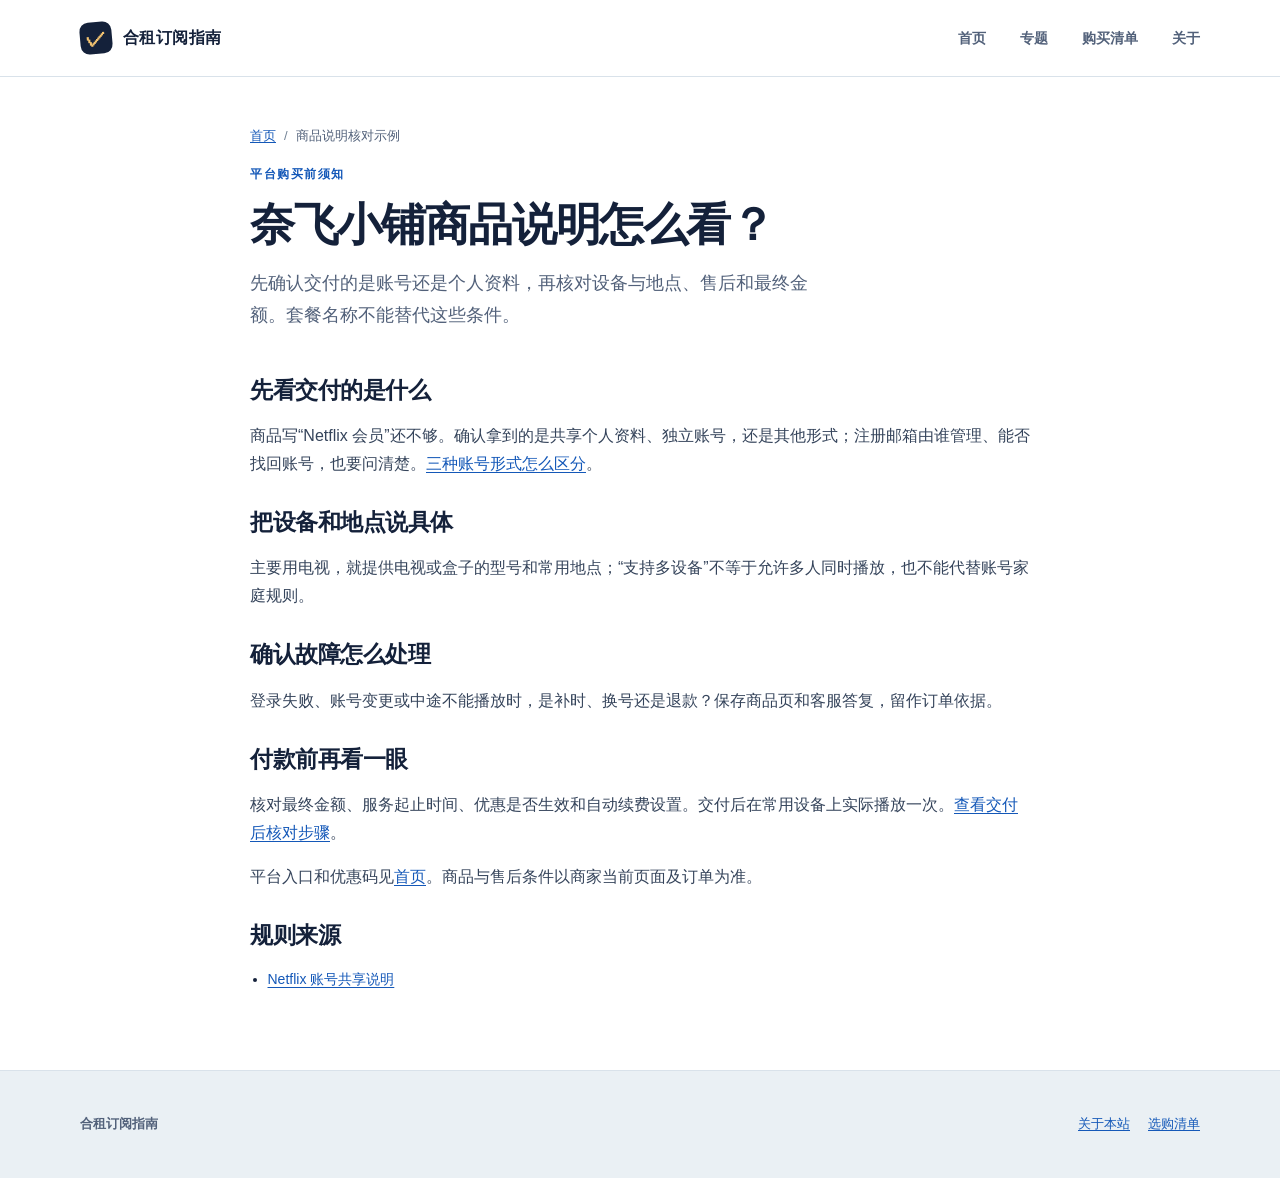
<file: ihezu.html>
<!doctype html>
<html lang="zh-CN"><head><meta charset="utf-8"><meta name="viewport" content="width=device-width, initial-scale=1"><meta name="description" content="奈飞小铺商品说明怎么看？逐项确认账号交付、电视设备、服务期限、优惠和售后条件。"><meta name="theme-color" content="#14213a"><title>奈飞小铺商品说明怎么看？账号、期限与售后核对｜合租订阅指南</title><link rel="canonical" href="https://hezu-guide-netflix.github.io/subscription-guide/ihezu.html"><link rel="icon" href="assets/favicon.svg" type="image/svg+xml"><link rel="stylesheet" href="assets/style.css?v=compact-1"><meta property="og:type" content="website">
<meta property="og:locale" content="zh_CN">
<meta property="og:site_name" content="合租订阅指南">
<meta property="og:title" content="奈飞小铺商品说明怎么看？账号、期限与售后核对｜合租订阅指南">
<meta property="og:description" content="奈飞小铺商品说明怎么看？逐项确认账号交付、电视设备、服务期限、优惠和售后条件。">
<meta property="og:url" content="https://hezu-guide-netflix.github.io/subscription-guide/ihezu.html">
<meta name="twitter:card" content="summary">
<meta name="twitter:title" content="奈飞小铺商品说明怎么看？账号、期限与售后核对｜合租订阅指南">
<meta name="twitter:description" content="奈飞小铺商品说明怎么看？逐项确认账号交付、电视设备、服务期限、优惠和售后条件。">
<script type="application/ld+json">{"@context":"https://schema.org","@graph":[{"@type":"WebSite","@id":"https://hezu-guide-netflix.github.io/subscription-guide/#website","url":"https://hezu-guide-netflix.github.io/subscription-guide/","name":"合租订阅指南","inLanguage":"zh-CN"},{"@type":"WebPage","@id":"https://hezu-guide-netflix.github.io/subscription-guide/ihezu.html#webpage","url":"https://hezu-guide-netflix.github.io/subscription-guide/ihezu.html","name":"奈飞小铺商品说明怎么看？账号、期限与售后核对｜合租订阅指南","description":"奈飞小铺商品说明怎么看？逐项确认账号交付、电视设备、服务期限、优惠和售后条件。","inLanguage":"zh-CN","isPartOf":{"@id":"https://hezu-guide-netflix.github.io/subscription-guide/#website"},"dateModified":"2026-10-15","breadcrumb":{"@id":"https://hezu-guide-netflix.github.io/subscription-guide/ihezu.html#breadcrumb"}},{"@type":"BreadcrumbList","@id":"https://hezu-guide-netflix.github.io/subscription-guide/ihezu.html#breadcrumb","itemListElement":[{"@type":"ListItem","position":1,"name":"首页","item":"https://hezu-guide-netflix.github.io/subscription-guide/"},{"@type":"ListItem","position":2,"name":"商品说明核对示例","item":"https://hezu-guide-netflix.github.io/subscription-guide/ihezu.html"}]}]}</script>
</head>
<body><a class="skip" href="#main">跳到正文</a><header class="site-header"><div class="wrap header-inner"><a class="brand" href="./"><span class="brand-mark" aria-hidden="true">✓</span><span>合租订阅指南</span></a><nav class="site-nav" aria-label="主导航"><a href="./">首页</a><a href="guides.html">专题</a><a href="checklist.html">购买清单</a><a href="about.html">关于</a></nav></div></header>
<main id="main"><div class="wrap page-hero"><nav class="breadcrumbs" aria-label="面包屑"><ol><li><a href="./">首页</a></li><li aria-current="page">商品说明核对示例</li></ol></nav><div class="eyebrow">平台购买前须知</div><h1>奈飞小铺商品说明怎么看？</h1><p class="lead">先确认交付的是账号还是个人资料，再核对设备与地点、售后和最终金额。套餐名称不能替代这些条件。</p></div><div class="wrap article-layout"><article class="article">
  <h2 id="product">先看交付的是什么</h2>
  <p>商品写“Netflix 会员”还不够。确认拿到的是共享个人资料、独立账号，还是其他形式；注册邮箱由谁管理、能否找回账号，也要问清楚。<a href="rules.html">三种账号形式怎么区分</a>。</p>
  <h2 id="limits">把设备和地点说具体</h2>
  <p>主要用电视，就提供电视或盒子的型号和常用地点；“支持多设备”不等于允许多人同时播放，也不能代替账号家庭规则。</p>
  <h2 id="aftercare">确认故障怎么处理</h2>
  <p>登录失败、账号变更或中途不能播放时，是补时、换号还是退款？保存商品页和客服答复，留作订单依据。</p>
  <h2 id="payment">付款前再看一眼</h2>
  <p>核对最终金额、服务起止时间、优惠是否生效和自动续费设置。交付后在常用设备上实际播放一次。<a href="checklist.html#delivery-check">查看交付后核对步骤</a>。</p>
  <p>平台入口和优惠码见<a href="./#platforms">首页</a>。商品与售后条件以商家当前页面及订单为准。</p>
  <h2 id="sources">规则来源</h2>
  <ul class="source-list"><li><a href="https://help.netflix.com/en/node/123277" target="_blank" rel="noopener noreferrer">Netflix 账号共享说明</a></li></ul>
</article></div></main>
<footer class="site-footer"><div class="wrap footer-grid"><div><strong>合租订阅指南</strong></div><div class="footer-links"><a href="about.html">关于本站</a><a href="checklist.html">选购清单</a></div></div></footer></body></html>
</file>
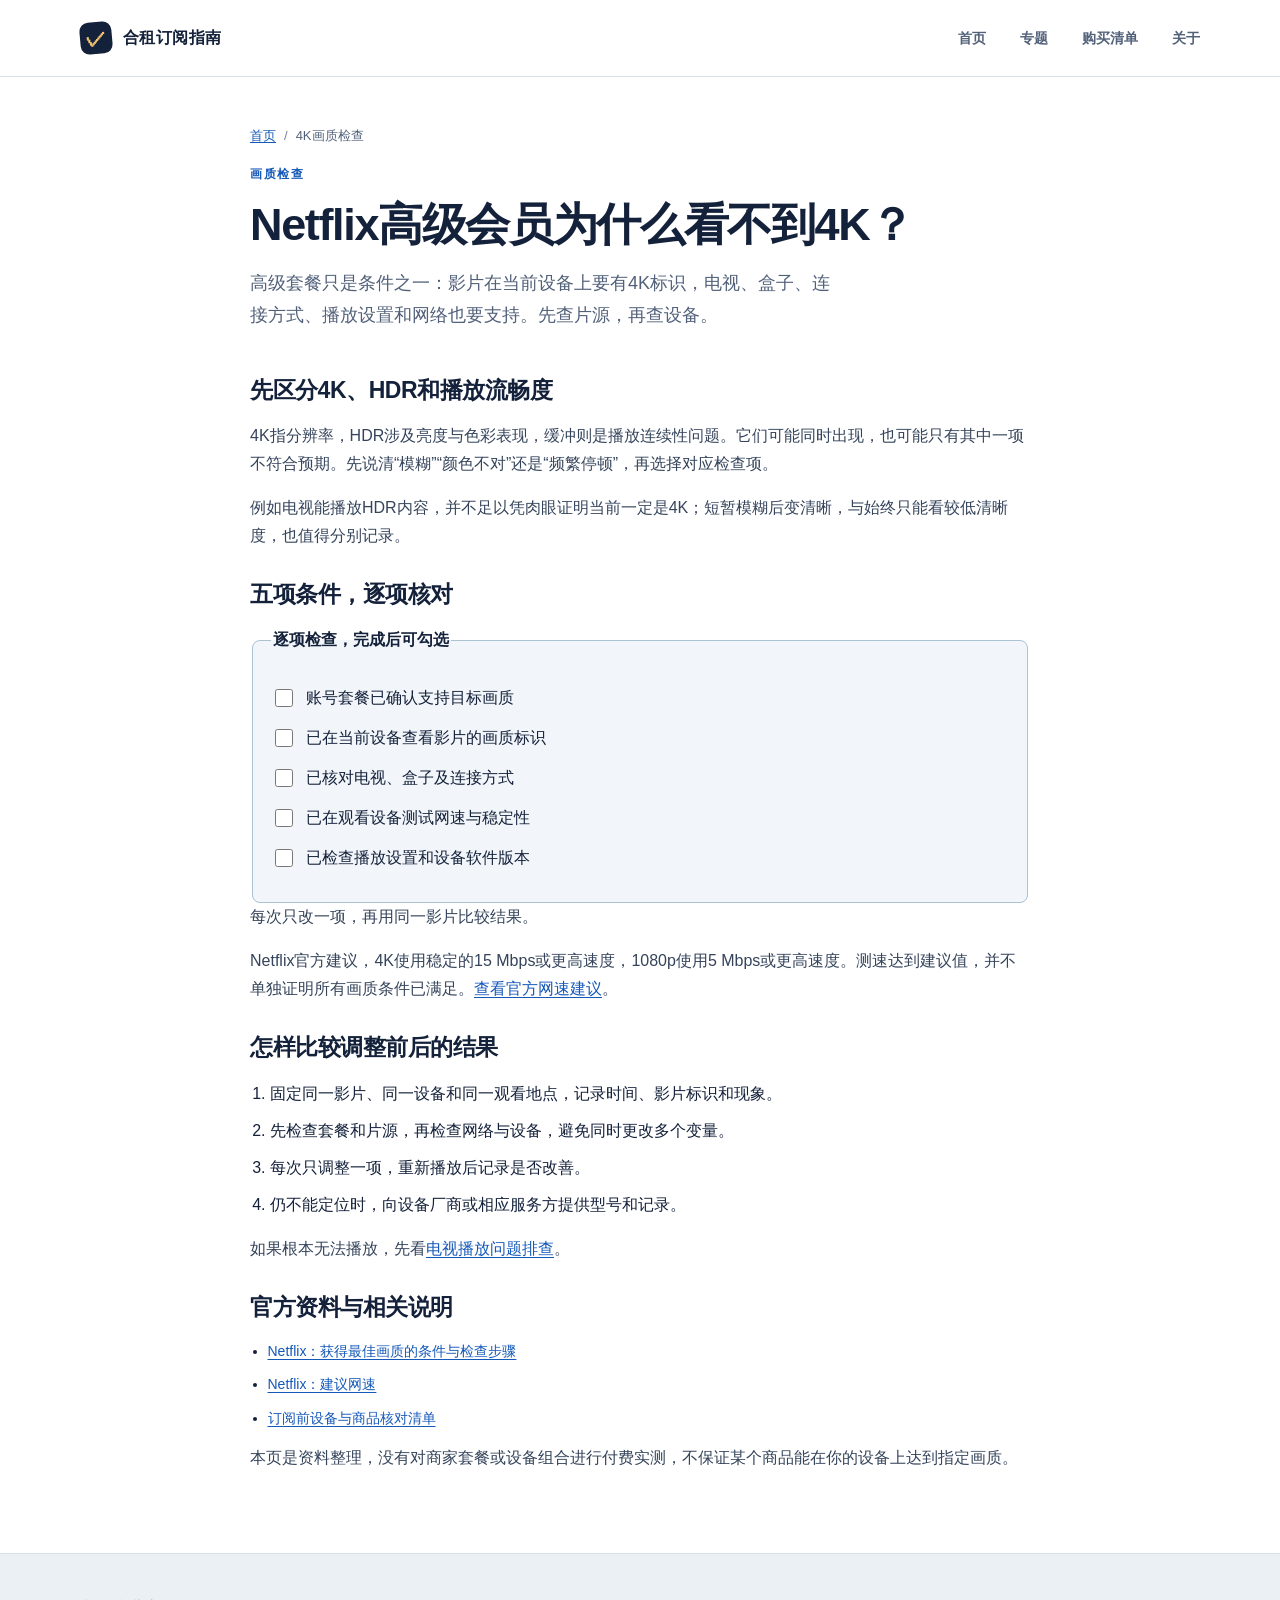
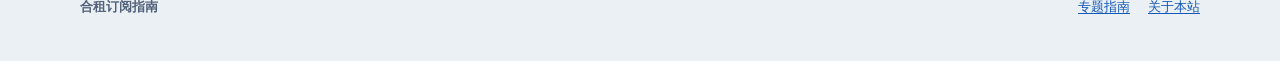
<file: netflix-4k.html>
<!doctype html>
<html lang="zh-CN"><head><meta charset="utf-8"><meta name="viewport" content="width=device-width, initial-scale=1"><meta name="description" content="Netflix高级会员画质模糊、看不到4K怎么办？按套餐、影片标识、设备连接、网速和播放设置检查，附4K画质核对清单。"><title>Netflix高级会员为什么看不到4K？画质模糊与播放设置排查｜合租订阅指南</title><link rel="canonical" href="https://hezu-guide-netflix.github.io/subscription-guide/netflix-4k.html"><link rel="icon" href="assets/favicon.svg" type="image/svg+xml"><link rel="stylesheet" href="assets/style.css?v=compact-1"><meta property="og:type" content="website">
<meta property="og:locale" content="zh_CN">
<meta property="og:site_name" content="合租订阅指南">
<meta property="og:title" content="Netflix高级会员为什么看不到4K？画质模糊与播放设置排查｜合租订阅指南">
<meta property="og:description" content="Netflix高级会员画质模糊、看不到4K怎么办？按套餐、影片标识、设备连接、网速和播放设置检查，附4K画质核对清单。">
<meta property="og:url" content="https://hezu-guide-netflix.github.io/subscription-guide/netflix-4k.html">
<meta name="twitter:card" content="summary">
<meta name="twitter:title" content="Netflix高级会员为什么看不到4K？画质模糊与播放设置排查｜合租订阅指南">
<meta name="twitter:description" content="Netflix高级会员画质模糊、看不到4K怎么办？按套餐、影片标识、设备连接、网速和播放设置检查，附4K画质核对清单。">
<script type="application/ld+json">{"@context":"https://schema.org","@graph":[{"@type":"WebSite","@id":"https://hezu-guide-netflix.github.io/subscription-guide/#website","url":"https://hezu-guide-netflix.github.io/subscription-guide/","name":"合租订阅指南","inLanguage":"zh-CN"},{"@type":"WebPage","@id":"https://hezu-guide-netflix.github.io/subscription-guide/netflix-4k.html#webpage","url":"https://hezu-guide-netflix.github.io/subscription-guide/netflix-4k.html","name":"Netflix高级会员为什么看不到4K？画质模糊与播放设置排查｜合租订阅指南","description":"Netflix高级会员画质模糊、看不到4K怎么办？按套餐、影片标识、设备连接、网速和播放设置检查，附4K画质核对清单。","inLanguage":"zh-CN","isPartOf":{"@id":"https://hezu-guide-netflix.github.io/subscription-guide/#website"},"dateModified":"2026-10-15","breadcrumb":{"@id":"https://hezu-guide-netflix.github.io/subscription-guide/netflix-4k.html#breadcrumb"}},{"@type":"BreadcrumbList","@id":"https://hezu-guide-netflix.github.io/subscription-guide/netflix-4k.html#breadcrumb","itemListElement":[{"@type":"ListItem","position":1,"name":"首页","item":"https://hezu-guide-netflix.github.io/subscription-guide/"},{"@type":"ListItem","position":2,"name":"4K画质检查","item":"https://hezu-guide-netflix.github.io/subscription-guide/netflix-4k.html"}]}]}</script>
</head>
<body><a class="skip" href="#main">跳到正文</a><header class="site-header"><div class="wrap header-inner"><a class="brand" href="./"><span class="brand-mark" aria-hidden="true">✓</span><span>合租订阅指南</span></a><nav class="site-nav" aria-label="主导航"><a href="./">首页</a><a href="guides.html">专题</a><a href="checklist.html">购买清单</a><a href="about.html">关于</a></nav></div></header>
<main id="main"><div class="wrap page-hero"><nav class="breadcrumbs" aria-label="面包屑"><ol><li><a href="./">首页</a></li><li aria-current="page">4K画质检查</li></ol></nav><div class="eyebrow">画质检查</div><h1>Netflix高级会员为什么看不到4K？</h1><p class="lead">高级套餐只是条件之一：影片在当前设备上要有4K标识，电视、盒子、连接方式、播放设置和网络也要支持。先查片源，再查设备。</p></div><div class="wrap article-layout"><article class="article">
<h2 id="terms">先区分4K、HDR和播放流畅度</h2><p>4K指分辨率，HDR涉及亮度与色彩表现，缓冲则是播放连续性问题。它们可能同时出现，也可能只有其中一项不符合预期。先说清“模糊”“颜色不对”还是“频繁停顿”，再选择对应检查项。</p><p>例如电视能播放HDR内容，并不足以凭肉眼证明当前一定是4K；短暂模糊后变清晰，与始终只能看较低清晰度，也值得分别记录。</p>
<h2 id="check">五项条件，逐项核对</h2><fieldset class="playback-checks"><legend>逐项检查，完成后可勾选</legend><label><input type="checkbox">账号套餐已确认支持目标画质</label><label><input type="checkbox">已在当前设备查看影片的画质标识</label><label><input type="checkbox">已核对电视、盒子及连接方式</label><label><input type="checkbox">已在观看设备测试网速与稳定性</label><label><input type="checkbox">已检查播放设置和设备软件版本</label></fieldset><p>每次只改一项，再用同一影片比较结果。</p><p>Netflix官方建议，4K使用稳定的15 Mbps或更高速度，1080p使用5 Mbps或更高速度。测速达到建议值，并不单独证明所有画质条件已满足。<a href="https://help.netflix.com/en/node/306" target="_blank" rel="noopener noreferrer">查看官方网速建议</a>。</p>
<h2 id="compare">怎样比较调整前后的结果</h2><ol><li>固定同一影片、同一设备和同一观看地点，记录时间、影片标识和现象。</li><li>先检查套餐和片源，再检查网络与设备，避免同时更改多个变量。</li><li>每次只调整一项，重新播放后记录是否改善。</li><li>仍不能定位时，向设备厂商或相应服务方提供型号和记录。</li></ol><p>如果根本无法播放，先看<a href="tv-playback.html">电视播放问题排查</a>。</p>
<h2 id="sources">官方资料与相关说明</h2><ul class="source-list"><li><a href="https://help.netflix.com/en/node/13444" target="_blank" rel="noopener noreferrer">Netflix：获得最佳画质的条件与检查步骤</a></li><li><a href="https://help.netflix.com/en/node/306" target="_blank" rel="noopener noreferrer">Netflix：建议网速</a></li><li><a href="checklist.html">订阅前设备与商品核对清单</a></li></ul><p>本页是资料整理，没有对商家套餐或设备组合进行付费实测，不保证某个商品能在你的设备上达到指定画质。</p>
</article></div></main><footer class="site-footer"><div class="wrap footer-grid"><div><strong>合租订阅指南</strong></div><div class="footer-links"><a href="guides.html">专题指南</a><a href="about.html">关于本站</a></div></div></footer></body></html>
</file>
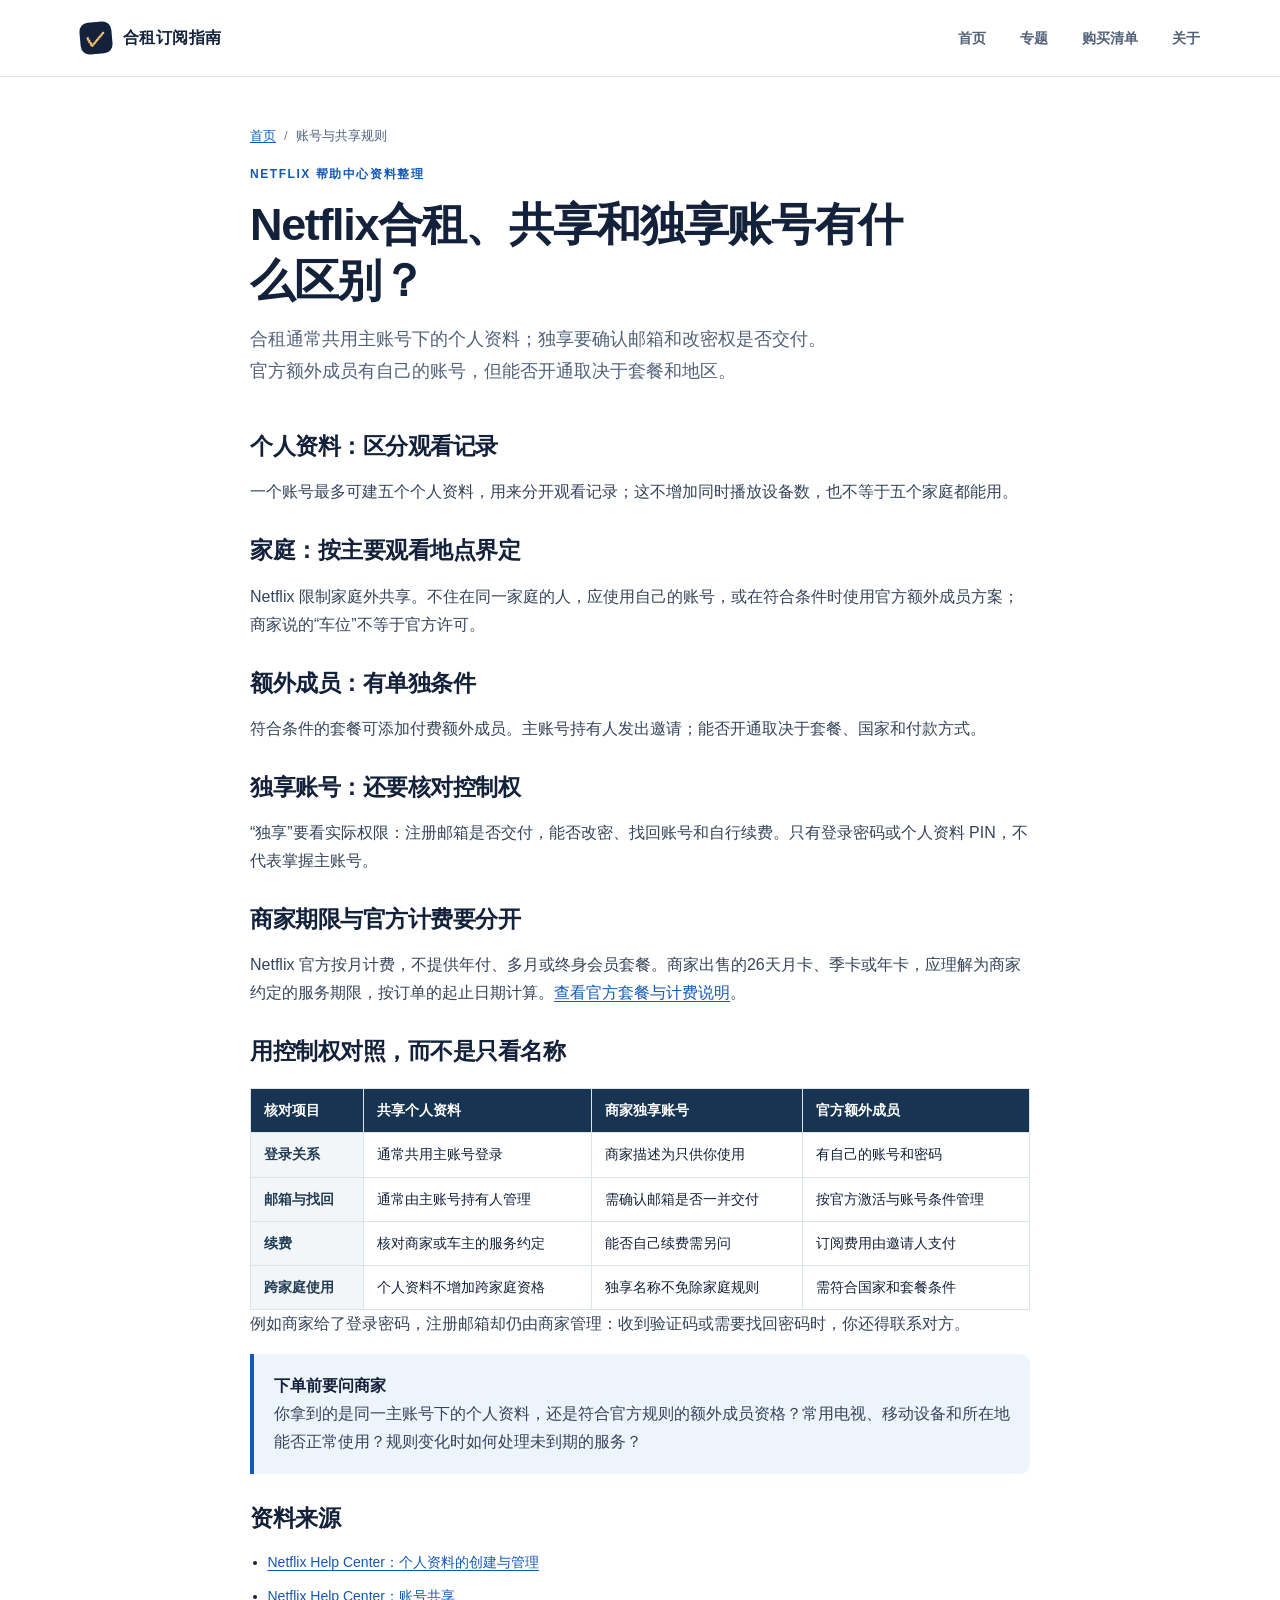
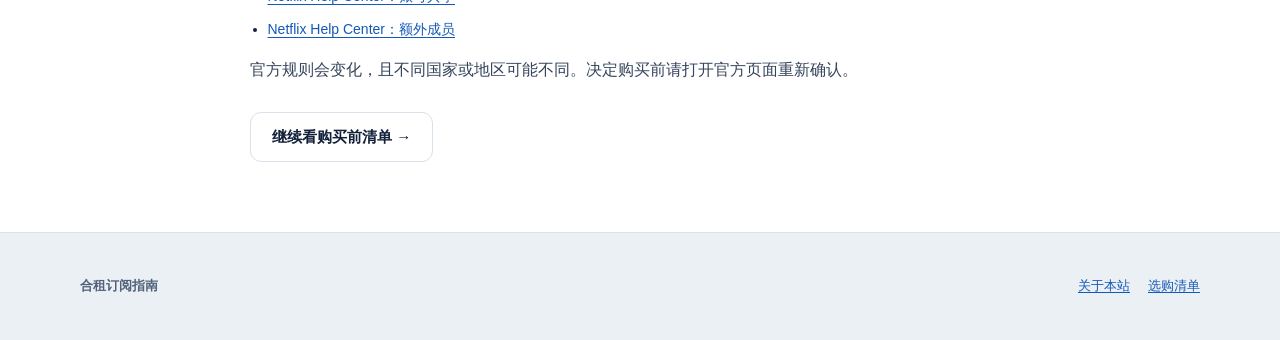
<file: rules.html>
<!doctype html>
<html lang="zh-CN"><head><meta charset="utf-8"><meta name="viewport" content="width=device-width, initial-scale=1"><meta name="description" content="Netflix（奈飞）合租和独享有什么区别？对照共享个人资料、完整账号与官方额外成员的邮箱控制权、改密权限及同户设备规则。"><meta name="theme-color" content="#14213a"><title>Netflix合租、共享和独享账号有什么区别？｜合租订阅指南</title><link rel="canonical" href="https://hezu-guide-netflix.github.io/subscription-guide/rules.html"><link rel="icon" href="assets/favicon.svg" type="image/svg+xml"><link rel="stylesheet" href="assets/style.css?v=compact-1"><meta property="og:type" content="website">
<meta property="og:locale" content="zh_CN">
<meta property="og:site_name" content="合租订阅指南">
<meta property="og:title" content="Netflix合租、共享和独享账号有什么区别？｜合租订阅指南">
<meta property="og:description" content="Netflix（奈飞）合租和独享有什么区别？对照共享个人资料、完整账号与官方额外成员的邮箱控制权、改密权限及同户设备规则。">
<meta property="og:url" content="https://hezu-guide-netflix.github.io/subscription-guide/rules.html">
<meta name="twitter:card" content="summary">
<meta name="twitter:title" content="Netflix合租、共享和独享账号有什么区别？｜合租订阅指南">
<meta name="twitter:description" content="Netflix（奈飞）合租和独享有什么区别？对照共享个人资料、完整账号与官方额外成员的邮箱控制权、改密权限及同户设备规则。">
<script type="application/ld+json">{"@context":"https://schema.org","@graph":[{"@type":"WebSite","@id":"https://hezu-guide-netflix.github.io/subscription-guide/#website","url":"https://hezu-guide-netflix.github.io/subscription-guide/","name":"合租订阅指南","inLanguage":"zh-CN"},{"@type":"WebPage","@id":"https://hezu-guide-netflix.github.io/subscription-guide/rules.html#webpage","url":"https://hezu-guide-netflix.github.io/subscription-guide/rules.html","name":"Netflix合租、共享和独享账号有什么区别？｜合租订阅指南","description":"Netflix（奈飞）合租和独享有什么区别？对照共享个人资料、完整账号与官方额外成员的邮箱控制权、改密权限及同户设备规则。","inLanguage":"zh-CN","isPartOf":{"@id":"https://hezu-guide-netflix.github.io/subscription-guide/#website"},"dateModified":"2026-10-15","breadcrumb":{"@id":"https://hezu-guide-netflix.github.io/subscription-guide/rules.html#breadcrumb"}},{"@type":"BreadcrumbList","@id":"https://hezu-guide-netflix.github.io/subscription-guide/rules.html#breadcrumb","itemListElement":[{"@type":"ListItem","position":1,"name":"首页","item":"https://hezu-guide-netflix.github.io/subscription-guide/"},{"@type":"ListItem","position":2,"name":"账号与共享规则","item":"https://hezu-guide-netflix.github.io/subscription-guide/rules.html"}]}]}</script>
</head>
<body><a class="skip" href="#main">跳到正文</a><header class="site-header"><div class="wrap header-inner"><a class="brand" href="./"><span class="brand-mark" aria-hidden="true">✓</span><span>合租订阅指南</span></a><nav class="site-nav" aria-label="主导航"><a href="./">首页</a><a href="guides.html">专题</a><a href="checklist.html">购买清单</a><a href="about.html">关于</a></nav></div></header>
<main id="main"><div class="wrap page-hero"><nav class="breadcrumbs" aria-label="面包屑"><ol><li><a href="./">首页</a></li><li aria-current="page">账号与共享规则</li></ol></nav><div class="eyebrow">Netflix 帮助中心资料整理</div><h1>Netflix合租、共享和独享账号有什么区别？</h1><p class="lead">合租通常共用主账号下的个人资料；独享要确认邮箱和改密权是否交付。官方额外成员有自己的账号，但能否开通取决于套餐和地区。</p></div><div class="wrap article-layout"><article class="article">
  <h2 id="profiles">个人资料：区分观看记录</h2><p>一个账号最多可建五个个人资料，用来分开观看记录；这不增加同时播放设备数，也不等于五个家庭都能用。</p>
  <h2 id="household">家庭：按主要观看地点界定</h2><p>Netflix 限制家庭外共享。不住在同一家庭的人，应使用自己的账号，或在符合条件时使用官方额外成员方案；商家说的“车位”不等于官方许可。</p>
  <h2 id="extra">额外成员：有单独条件</h2><p>符合条件的套餐可添加付费额外成员。主账号持有人发出邀请；能否开通取决于套餐、国家和付款方式。</p>
<h2 id="ownership">独享账号：还要核对控制权</h2><p>“独享”要看实际权限：注册邮箱是否交付，能否改密、找回账号和自行续费。只有登录密码或个人资料 PIN，不代表掌握主账号。</p><h2 id="billing">商家期限与官方计费要分开</h2><p>Netflix 官方按月计费，不提供年付、多月或终身会员套餐。商家出售的26天月卡、季卡或年卡，应理解为商家约定的服务期限，按订单的起止日期计算。<a href="https://help.netflix.com/en/node/24926" target="_blank" rel="noopener noreferrer">查看官方套餐与计费说明</a>。</p>
<h2 id="compare">用控制权对照，而不是只看名称</h2><div class="guide-table-wrap"><table class="guide-table"><thead><tr><th scope="col">核对项目</th><th scope="col">共享个人资料</th><th scope="col">商家独享账号</th><th scope="col">官方额外成员</th></tr></thead><tbody><tr><th scope="row">登录关系</th><td>通常共用主账号登录</td><td>商家描述为只供你使用</td><td>有自己的账号和密码</td></tr><tr><th scope="row">邮箱与找回</th><td>通常由主账号持有人管理</td><td>需确认邮箱是否一并交付</td><td>按官方激活与账号条件管理</td></tr><tr><th scope="row">续费</th><td>核对商家或车主的服务约定</td><td>能否自己续费需另问</td><td>订阅费用由邀请人支付</td></tr><tr><th scope="row">跨家庭使用</th><td>个人资料不增加跨家庭资格</td><td>独享名称不免除家庭规则</td><td>需符合国家和套餐条件</td></tr></tbody></table></div><p>例如商家给了登录密码，注册邮箱却仍由商家管理：收到验证码或需要找回密码时，你还得联系对方。</p><div class="callout"><strong>下单前要问商家</strong><p>你拿到的是同一主账号下的个人资料，还是符合官方规则的额外成员资格？常用电视、移动设备和所在地能否正常使用？规则变化时如何处理未到期的服务？</p></div>
  <h2 id="sources">资料来源</h2><ul class="source-list"><li><a href="https://help.netflix.com/en/node/10421" target="_blank" rel="noopener noreferrer">Netflix Help Center：个人资料的创建与管理</a></li><li><a href="https://help.netflix.com/en/node/123277" target="_blank" rel="noopener noreferrer">Netflix Help Center：账号共享</a></li><li><a href="https://help.netflix.com/en/node/123279" target="_blank" rel="noopener noreferrer">Netflix Help Center：额外成员</a></li></ul><p>官方规则会变化，且不同国家或地区可能不同。决定购买前请打开官方页面重新确认。</p>
  <a class="button secondary" href="checklist.html">继续看购买前清单 →</a>
</article></div></main>
<footer class="site-footer"><div class="wrap footer-grid"><div><strong>合租订阅指南</strong></div><div class="footer-links"><a href="about.html">关于本站</a><a href="checklist.html">选购清单</a></div></div></footer></body></html>
</file>
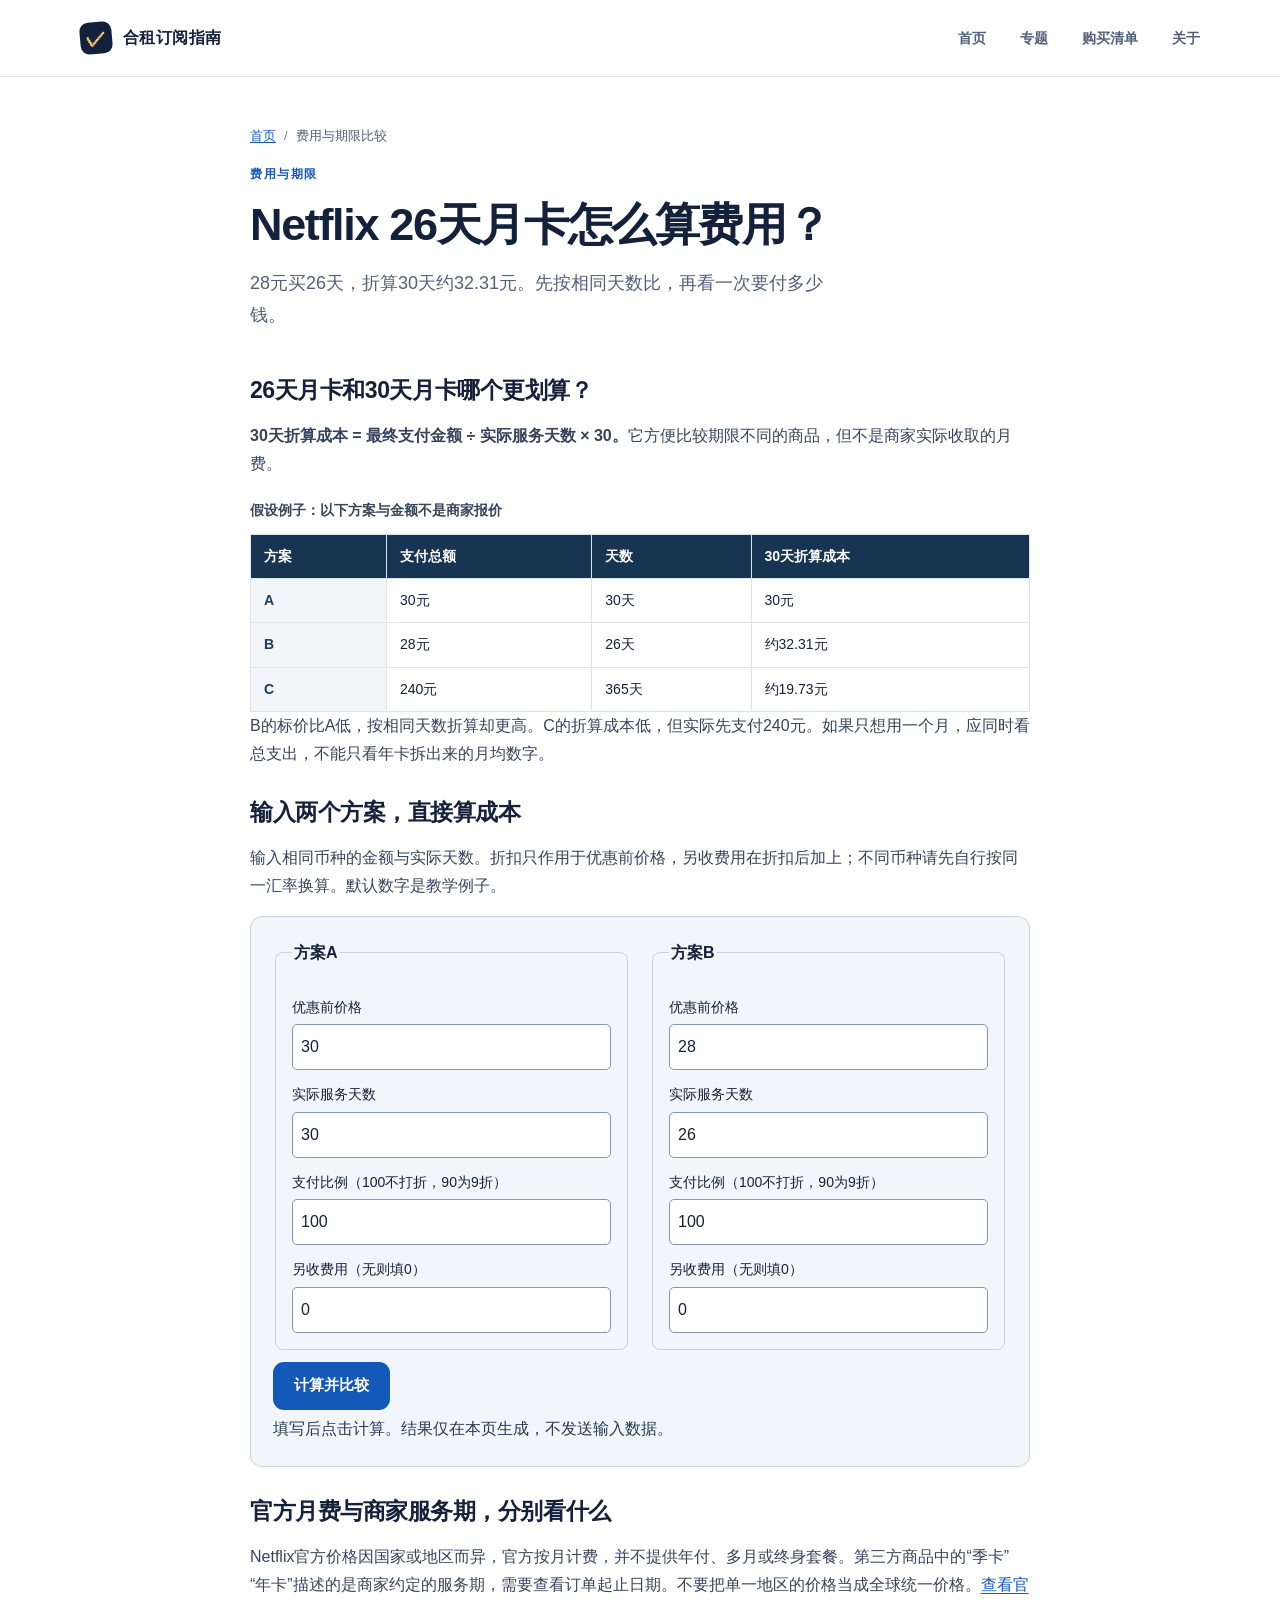
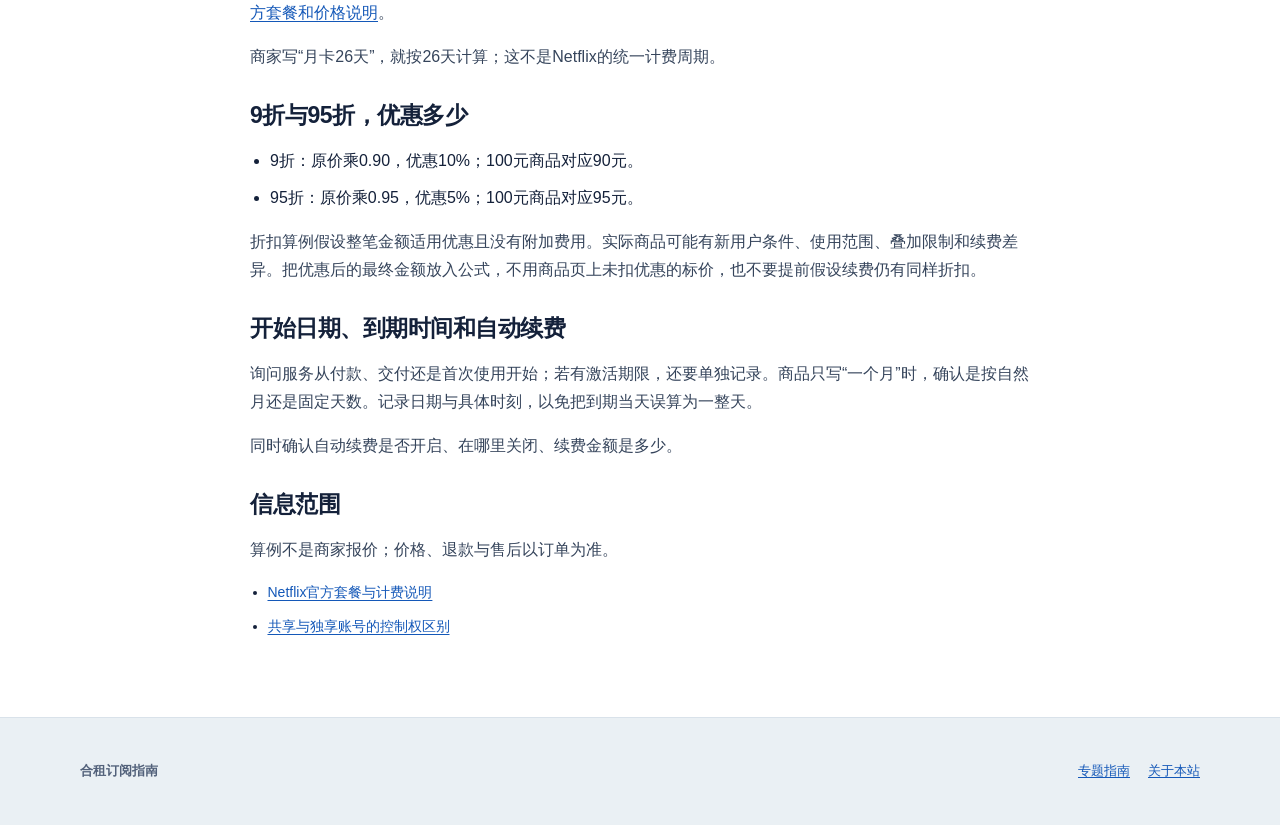
<file: subscription-cost.html>
<!doctype html>
<html lang="zh-CN"><head><meta charset="utf-8"><meta name="viewport" content="width=device-width, initial-scale=1"><meta name="description" content="Netflix月卡只有26天怎么算费用？用实付金额除以26再乘30比较成本，输入折扣、附加费用与年卡天数在线计算。"><title>Netflix 26天月卡怎么算？费用计算器与年卡比较｜合租订阅指南</title><link rel="canonical" href="https://hezu-guide-netflix.github.io/subscription-guide/subscription-cost.html"><link rel="icon" href="assets/favicon.svg" type="image/svg+xml"><link rel="stylesheet" href="assets/style.css?v=compact-1"><meta property="og:type" content="website">
<meta property="og:locale" content="zh_CN">
<meta property="og:site_name" content="合租订阅指南">
<meta property="og:title" content="Netflix 26天月卡怎么算？费用计算器与年卡比较｜合租订阅指南">
<meta property="og:description" content="Netflix月卡只有26天怎么算费用？用实付金额除以26再乘30比较成本，输入折扣、附加费用与年卡天数在线计算。">
<meta property="og:url" content="https://hezu-guide-netflix.github.io/subscription-guide/subscription-cost.html">
<meta name="twitter:card" content="summary">
<meta name="twitter:title" content="Netflix 26天月卡怎么算？费用计算器与年卡比较｜合租订阅指南">
<meta name="twitter:description" content="Netflix月卡只有26天怎么算费用？用实付金额除以26再乘30比较成本，输入折扣、附加费用与年卡天数在线计算。">
<script type="application/ld+json">{"@context":"https://schema.org","@graph":[{"@type":"WebSite","@id":"https://hezu-guide-netflix.github.io/subscription-guide/#website","url":"https://hezu-guide-netflix.github.io/subscription-guide/","name":"合租订阅指南","inLanguage":"zh-CN"},{"@type":"WebPage","@id":"https://hezu-guide-netflix.github.io/subscription-guide/subscription-cost.html#webpage","url":"https://hezu-guide-netflix.github.io/subscription-guide/subscription-cost.html","name":"Netflix 26天月卡怎么算？费用计算器与年卡比较｜合租订阅指南","description":"Netflix月卡只有26天怎么算费用？用实付金额除以26再乘30比较成本，输入折扣、附加费用与年卡天数在线计算。","inLanguage":"zh-CN","isPartOf":{"@id":"https://hezu-guide-netflix.github.io/subscription-guide/#website"},"dateModified":"2026-10-15","breadcrumb":{"@id":"https://hezu-guide-netflix.github.io/subscription-guide/subscription-cost.html#breadcrumb"}},{"@type":"BreadcrumbList","@id":"https://hezu-guide-netflix.github.io/subscription-guide/subscription-cost.html#breadcrumb","itemListElement":[{"@type":"ListItem","position":1,"name":"首页","item":"https://hezu-guide-netflix.github.io/subscription-guide/"},{"@type":"ListItem","position":2,"name":"费用与期限比较","item":"https://hezu-guide-netflix.github.io/subscription-guide/subscription-cost.html"}]}]}</script>
</head>
<body><a class="skip" href="#main">跳到正文</a><header class="site-header"><div class="wrap header-inner"><a class="brand" href="./"><span class="brand-mark" aria-hidden="true">✓</span><span>合租订阅指南</span></a><nav class="site-nav" aria-label="主导航"><a href="./">首页</a><a href="guides.html">专题</a><a href="checklist.html">购买清单</a><a href="about.html">关于</a></nav></div></header>
<main id="main"><div class="wrap page-hero"><nav class="breadcrumbs" aria-label="面包屑"><ol><li><a href="./">首页</a></li><li aria-current="page">费用与期限比较</li></ol></nav><div class="eyebrow">费用与期限</div><h1>Netflix 26天月卡怎么算费用？</h1><p class="lead">28元买26天，折算30天约32.31元。先按相同天数比，再看一次要付多少钱。</p></div><div class="wrap article-layout"><article class="article">
<h2 id="formula">26天月卡和30天月卡哪个更划算？</h2><p><strong>30天折算成本 = 最终支付金额 ÷ 实际服务天数 × 30。</strong>它方便比较期限不同的商品，但不是商家实际收取的月费。</p><div class="guide-table-wrap"><table class="guide-table"><caption>假设例子：以下方案与金额不是商家报价</caption><thead><tr><th scope="col">方案</th><th scope="col">支付总额</th><th scope="col">天数</th><th scope="col">30天折算成本</th></tr></thead><tbody><tr><th scope="row">A</th><td>30元</td><td>30天</td><td>30元</td></tr><tr><th scope="row">B</th><td>28元</td><td>26天</td><td>约32.31元</td></tr><tr><th scope="row">C</th><td>240元</td><td>365天</td><td>约19.73元</td></tr></tbody></table></div><p>B的标价比A低，按相同天数折算却更高。C的折算成本低，但实际先支付240元。如果只想用一个月，应同时看总支出，不能只看年卡拆出来的月均数字。</p>

<h2 id="calculator">输入两个方案，直接算成本</h2><p>输入相同币种的金额与实际天数。折扣只作用于优惠前价格，另收费用在折扣后加上；不同币种请先自行按同一汇率换算。默认数字是教学例子。</p><form id="cost-calculator" class="cost-tool" hidden><div class="cost-fields"><fieldset><legend>方案A</legend><label for="a-price">优惠前价格</label><input id="a-price" name="a-price" type="number" value="30" min="0" step="0.01" required><label for="a-days">实际服务天数</label><input id="a-days" name="a-days" type="number" value="30" min="1" step="1" required><label for="a-percent">支付比例（100不打折，90为9折）</label><input id="a-percent" name="a-percent" type="number" value="100" min="0.1" step="0.1" max="100" required><label for="a-extra">另收费用（无则填0）</label><input id="a-extra" name="a-extra" type="number" value="0" min="0" step="0.01" required></fieldset><fieldset><legend>方案B</legend><label for="b-price">优惠前价格</label><input id="b-price" name="b-price" type="number" value="28" min="0" step="0.01" required><label for="b-days">实际服务天数</label><input id="b-days" name="b-days" type="number" value="26" min="1" step="1" required><label for="b-percent">支付比例（100不打折，90为9折）</label><input id="b-percent" name="b-percent" type="number" value="100" min="0.1" step="0.1" max="100" required><label for="b-extra">另收费用（无则填0）</label><input id="b-extra" name="b-extra" type="number" value="0" min="0" step="0.01" required></fieldset></div><button class="button" type="submit">计算并比较</button><output id="cost-result" aria-live="polite">填写后点击计算。结果仅在本页生成，不发送输入数据。</output></form><noscript><p>计算器需要启用JavaScript。仍可使用上方公式：价格 × 支付比例 ÷ 100 + 另收费用，然后除以天数再乘30。</p></noscript><h2 id="official">官方月费与商家服务期，分别看什么</h2><p>Netflix官方价格因国家或地区而异，官方按月计费，并不提供年付、多月或终身套餐。第三方商品中的“季卡”“年卡”描述的是商家约定的服务期，需要查看订单起止日期。不要把单一地区的价格当成全球统一价格。<a href="https://help.netflix.com/en/node/24926" target="_blank" rel="noopener noreferrer">查看官方套餐和价格说明</a>。</p><p>商家写“月卡26天”，就按26天计算；这不是Netflix的统一计费周期。</p>
<h2 id="discount">9折与95折，优惠多少</h2><ul><li>9折：原价乘0.90，优惠10%；100元商品对应90元。</li><li>95折：原价乘0.95，优惠5%；100元商品对应95元。</li></ul><p>折扣算例假设整笔金额适用优惠且没有附加费用。实际商品可能有新用户条件、使用范围、叠加限制和续费差异。把优惠后的最终金额放入公式，不用商品页上未扣优惠的标价，也不要提前假设续费仍有同样折扣。</p>
<h2 id="dates">开始日期、到期时间和自动续费</h2><p>询问服务从付款、交付还是首次使用开始；若有激活期限，还要单独记录。商品只写“一个月”时，确认是按自然月还是固定天数。记录日期与具体时刻，以免把到期当天误算为一整天。</p><p>同时确认自动续费是否开启、在哪里关闭、续费金额是多少。</p>
<h2 id="sources">信息范围</h2><p>算例不是商家报价；价格、退款与售后以订单为准。</p><ul class="source-list"><li><a href="https://help.netflix.com/en/node/24926" target="_blank" rel="noopener noreferrer">Netflix官方套餐与计费说明</a></li><li><a href="rules.html">共享与独享账号的控制权区别</a></li></ul>
</article></div></main><footer class="site-footer"><div class="wrap footer-grid"><div><strong>合租订阅指南</strong></div><div class="footer-links"><a href="guides.html">专题指南</a><a href="about.html">关于本站</a></div></div></footer><script src="assets/calculator.js?v=1" defer></script></body></html>
</file>
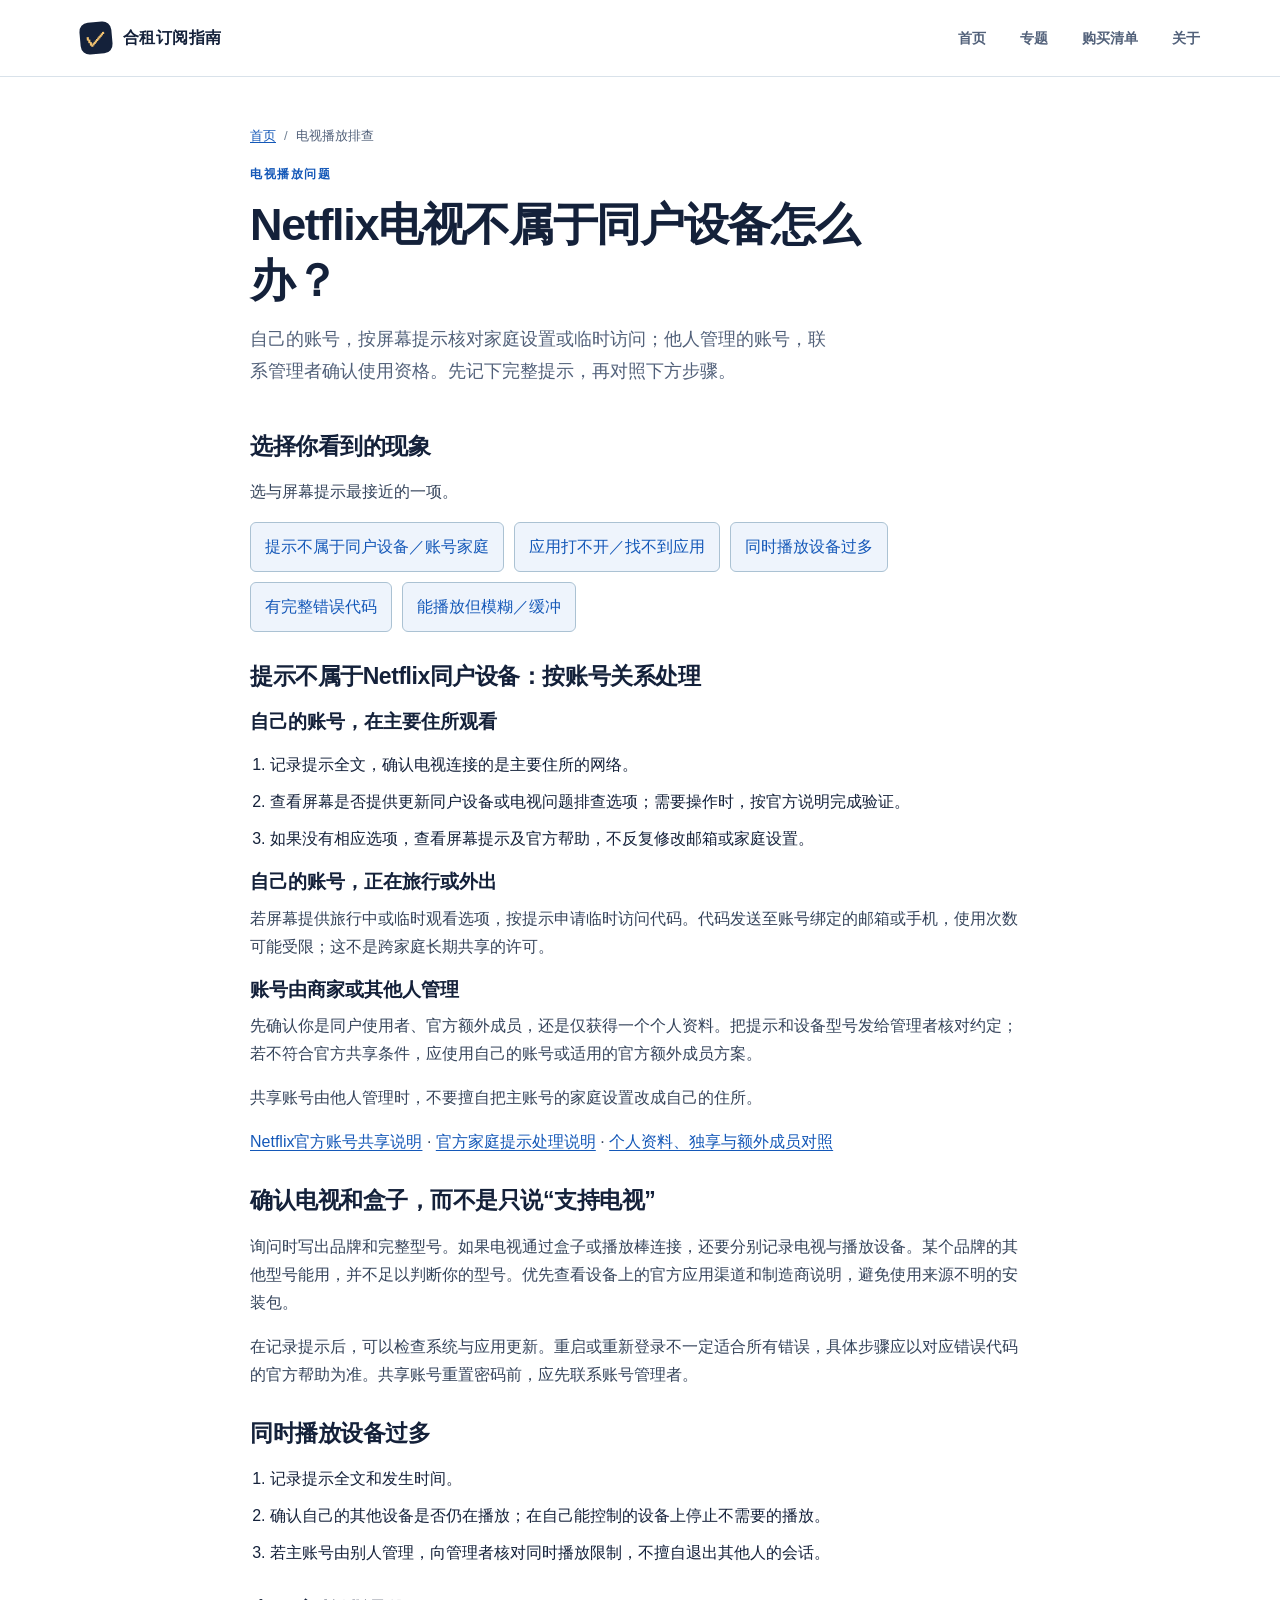
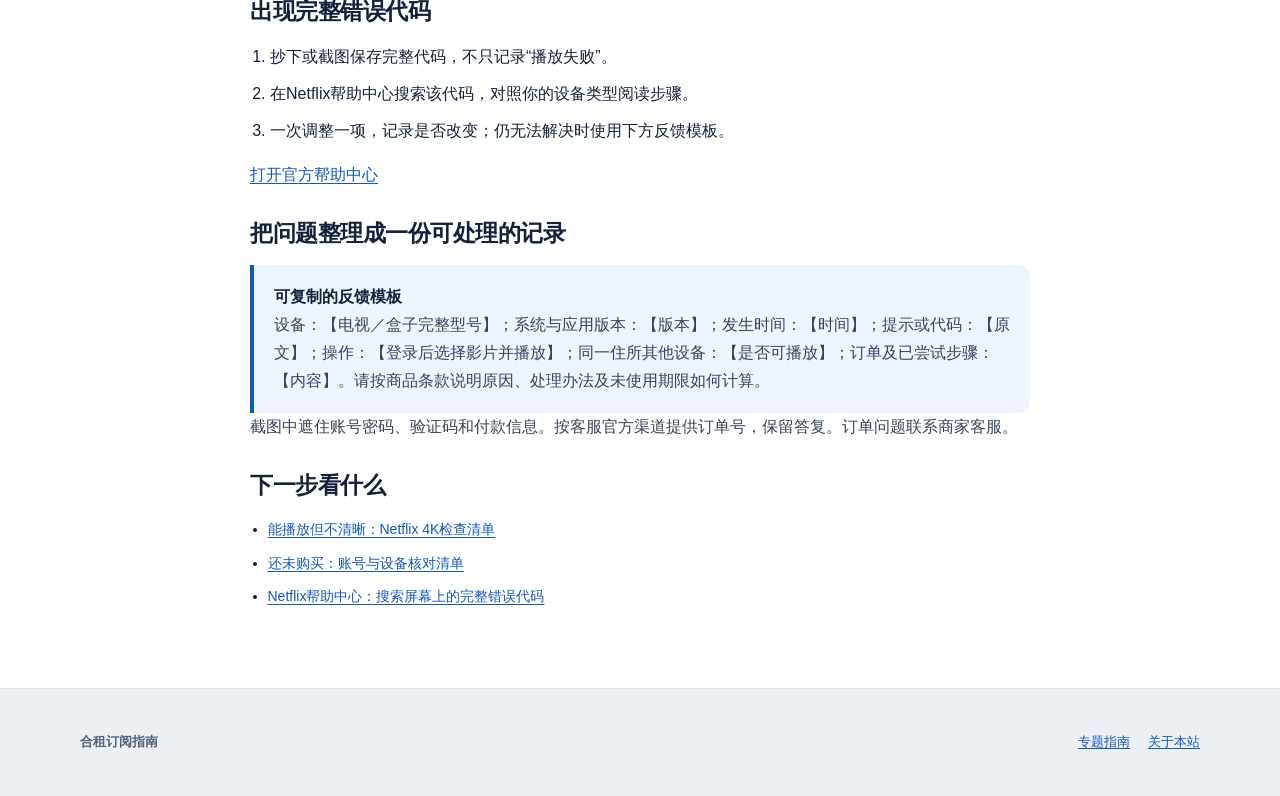
<file: tv-playback.html>
<!doctype html>
<html lang="zh-CN"><head><meta charset="utf-8"><meta name="viewport" content="width=device-width, initial-scale=1"><meta name="description" content="Netflix电视提示不属于同户设备或账号家庭怎么办？按自己的账号、旅行中和他人管理账号分别核对，再检查错误代码与设备兼容。"><title>Netflix电视不属于同户设备怎么办？验证与播放排查｜合租订阅指南</title><link rel="canonical" href="https://hezu-guide-netflix.github.io/subscription-guide/tv-playback.html"><link rel="icon" href="assets/favicon.svg" type="image/svg+xml"><link rel="stylesheet" href="assets/style.css?v=compact-1"><meta property="og:type" content="website">
<meta property="og:locale" content="zh_CN">
<meta property="og:site_name" content="合租订阅指南">
<meta property="og:title" content="Netflix电视不属于同户设备怎么办？验证与播放排查｜合租订阅指南">
<meta property="og:description" content="Netflix电视提示不属于同户设备或账号家庭怎么办？按自己的账号、旅行中和他人管理账号分别核对，再检查错误代码与设备兼容。">
<meta property="og:url" content="https://hezu-guide-netflix.github.io/subscription-guide/tv-playback.html">
<meta name="twitter:card" content="summary">
<meta name="twitter:title" content="Netflix电视不属于同户设备怎么办？验证与播放排查｜合租订阅指南">
<meta name="twitter:description" content="Netflix电视提示不属于同户设备或账号家庭怎么办？按自己的账号、旅行中和他人管理账号分别核对，再检查错误代码与设备兼容。">
<script type="application/ld+json">{"@context":"https://schema.org","@graph":[{"@type":"WebSite","@id":"https://hezu-guide-netflix.github.io/subscription-guide/#website","url":"https://hezu-guide-netflix.github.io/subscription-guide/","name":"合租订阅指南","inLanguage":"zh-CN"},{"@type":"WebPage","@id":"https://hezu-guide-netflix.github.io/subscription-guide/tv-playback.html#webpage","url":"https://hezu-guide-netflix.github.io/subscription-guide/tv-playback.html","name":"Netflix电视不属于同户设备怎么办？验证与播放排查｜合租订阅指南","description":"Netflix电视提示不属于同户设备或账号家庭怎么办？按自己的账号、旅行中和他人管理账号分别核对，再检查错误代码与设备兼容。","inLanguage":"zh-CN","isPartOf":{"@id":"https://hezu-guide-netflix.github.io/subscription-guide/#website"},"dateModified":"2026-10-15","breadcrumb":{"@id":"https://hezu-guide-netflix.github.io/subscription-guide/tv-playback.html#breadcrumb"}},{"@type":"BreadcrumbList","@id":"https://hezu-guide-netflix.github.io/subscription-guide/tv-playback.html#breadcrumb","itemListElement":[{"@type":"ListItem","position":1,"name":"首页","item":"https://hezu-guide-netflix.github.io/subscription-guide/"},{"@type":"ListItem","position":2,"name":"电视播放排查","item":"https://hezu-guide-netflix.github.io/subscription-guide/tv-playback.html"}]}]}</script>
</head>
<body><a class="skip" href="#main">跳到正文</a><header class="site-header"><div class="wrap header-inner"><a class="brand" href="./"><span class="brand-mark" aria-hidden="true">✓</span><span>合租订阅指南</span></a><nav class="site-nav" aria-label="主导航"><a href="./">首页</a><a href="guides.html">专题</a><a href="checklist.html">购买清单</a><a href="about.html">关于</a></nav></div></header>
<main id="main"><div class="wrap page-hero"><nav class="breadcrumbs" aria-label="面包屑"><ol><li><a href="./">首页</a></li><li aria-current="page">电视播放排查</li></ol></nav><div class="eyebrow">电视播放问题</div><h1>Netflix电视不属于同户设备怎么办？</h1><p class="lead">自己的账号，按屏幕提示核对家庭设置或临时访问；他人管理的账号，联系管理者确认使用资格。先记下完整提示，再对照下方步骤。</p></div><div class="wrap article-layout"><article class="article">
<h2 id="quick">选择你看到的现象</h2><p>选与屏幕提示最接近的一项。</p><div class="symptom-links"><a href="#household">提示不属于同户设备／账号家庭</a><a href="#device">应用打不开／找不到应用</a><a href="#sessions">同时播放设备过多</a><a href="#error-code">有完整错误代码</a><a href="netflix-4k.html">能播放但模糊／缓冲</a></div><h2 id="household">提示不属于Netflix同户设备：按账号关系处理</h2><h3>自己的账号，在主要住所观看</h3><ol><li>记录提示全文，确认电视连接的是主要住所的网络。</li><li>查看屏幕是否提供更新同户设备或电视问题排查选项；需要操作时，按官方说明完成验证。</li><li>如果没有相应选项，查看屏幕提示及官方帮助，不反复修改邮箱或家庭设置。</li></ol><h3>自己的账号，正在旅行或外出</h3><p>若屏幕提供旅行中或临时观看选项，按提示申请临时访问代码。代码发送至账号绑定的邮箱或手机，使用次数可能受限；这不是跨家庭长期共享的许可。</p><h3>账号由商家或其他人管理</h3><p>先确认你是同户使用者、官方额外成员，还是仅获得一个个人资料。把提示和设备型号发给管理者核对约定；若不符合官方共享条件，应使用自己的账号或适用的官方额外成员方案。</p><p>共享账号由他人管理时，不要擅自把主账号的家庭设置改成自己的住所。</p><p><a href="https://help.netflix.com/en/node/123277" target="_blank" rel="noopener noreferrer">Netflix官方账号共享说明</a> · <a href="https://help.netflix.com/zh-cn/node/127200" target="_blank" rel="noopener noreferrer">官方家庭提示处理说明</a> · <a href="rules.html">个人资料、独享与额外成员对照</a></p>
<h2 id="device">确认电视和盒子，而不是只说“支持电视”</h2><p>询问时写出品牌和完整型号。如果电视通过盒子或播放棒连接，还要分别记录电视与播放设备。某个品牌的其他型号能用，并不足以判断你的型号。优先查看设备上的官方应用渠道和制造商说明，避免使用来源不明的安装包。</p><p>在记录提示后，可以检查系统与应用更新。重启或重新登录不一定适合所有错误，具体步骤应以对应错误代码的官方帮助为准。共享账号重置密码前，应先联系账号管理者。</p>
<h2 id="sessions">同时播放设备过多</h2><ol><li>记录提示全文和发生时间。</li><li>确认自己的其他设备是否仍在播放；在自己能控制的设备上停止不需要的播放。</li><li>若主账号由别人管理，向管理者核对同时播放限制，不擅自退出其他人的会话。</li></ol><h2 id="error-code">出现完整错误代码</h2><ol><li>抄下或截图保存完整代码，不只记录“播放失败”。</li><li>在Netflix帮助中心搜索该代码，对照你的设备类型阅读步骤。</li><li>一次调整一项，记录是否改变；仍无法解决时使用下方反馈模板。</li></ol><p><a href="https://help.netflix.com/" target="_blank" rel="noopener noreferrer">打开官方帮助中心</a></p><h2 id="record">把问题整理成一份可处理的记录</h2><div class="callout"><strong>可复制的反馈模板</strong><p>设备：【电视／盒子完整型号】；系统与应用版本：【版本】；发生时间：【时间】；提示或代码：【原文】；操作：【登录后选择影片并播放】；同一住所其他设备：【是否可播放】；订单及已尝试步骤：【内容】。请按商品条款说明原因、处理办法及未使用期限如何计算。</p></div><p>截图中遮住账号密码、验证码和付款信息。按客服官方渠道提供订单号，保留答复。订单问题联系商家客服。</p>
<h2 id="next">下一步看什么</h2><ul class="source-list"><li><a href="netflix-4k.html">能播放但不清晰：Netflix 4K检查清单</a></li><li><a href="checklist.html">还未购买：账号与设备核对清单</a></li><li><a href="https://help.netflix.com/" target="_blank" rel="noopener noreferrer">Netflix帮助中心：搜索屏幕上的完整错误代码</a></li></ul>
</article></div></main><footer class="site-footer"><div class="wrap footer-grid"><div><strong>合租订阅指南</strong></div><div class="footer-links"><a href="guides.html">专题指南</a><a href="about.html">关于本站</a></div></div></footer></body></html>
</file>
<file: assets/style.css>
:root {
  color-scheme: light;
  --ink: #14213a;
  --muted: #52617a;
  --paper: #f5f7f8;
  --white: #ffffff;
  --line: #d9e2ea;
  --blue: #1458b8;
  --blue-dark: #0d418d;
  --amber: #f4c471;
  --amber-soft: #fff4dd;
  --mint: #e6f4ee;
  --radius: 18px;
}

* { box-sizing: border-box; }
html { scroll-behavior: smooth; }
body { margin: 0; background: var(--paper); color: var(--ink); font: 16px/1.75 -apple-system, BlinkMacSystemFont, "PingFang SC", "Microsoft YaHei", sans-serif; }
a { color: var(--blue); text-underline-offset: .18em; }
a:hover { color: var(--blue-dark); }
a:focus-visible, summary:focus-visible { outline: 3px solid var(--amber); outline-offset: 4px; }
.skip { position: absolute; top: -80px; left: 16px; z-index: 30; background: var(--ink); color: white; padding: 9px 14px; }
.skip:focus { top: 12px; }
.wrap { width: min(1120px, calc(100% - 40px)); margin-inline: auto; }
.site-header { background: var(--white); border-bottom: 1px solid var(--line); }
.header-inner { min-height: 76px; display: flex; align-items: center; justify-content: space-between; gap: 20px; }
.brand { color: var(--ink); text-decoration: none; display: flex; align-items: center; gap: 11px; font-weight: 800; letter-spacing: .025em; white-space: nowrap; }
.brand:hover { color: var(--ink); }
.brand-mark { width: 32px; height: 32px; display: grid; place-items: center; background: var(--ink); color: var(--amber); border-radius: 9px; font: 800 21px/1 Georgia, serif; transform: rotate(-5deg); }
.site-nav { display: flex; gap: clamp(14px, 3vw, 34px); flex-wrap: wrap; }
.site-nav a { color: var(--muted); text-decoration: none; font-size: 14px; font-weight: 700; padding: 12px 0; }
.site-nav a:hover, .site-nav a[aria-current="page"] { color: var(--blue); }
.hero { padding: clamp(56px, 8vw, 106px) 0 66px; }
.hero-grid { display: grid; grid-template-columns: minmax(0, 1.2fr) minmax(290px, .8fr); gap: clamp(28px, 6vw, 80px); align-items: center; }
.eyebrow { color: var(--blue); font-size: 12px; font-weight: 800; letter-spacing: .13em; text-transform: uppercase; }
h1, h2, h3, p { margin-top: 0; }
h1, h2 { font-family: "Songti SC", "STSong", "Noto Serif CJK SC", Georgia, serif; letter-spacing: -.025em; }
h1 { font-size: clamp(44px, 6vw, 74px); line-height: 1.16; margin: 18px 0 26px; max-width: 11em; }
h1 em { color: var(--blue); font-style: normal; }
h2 { font-size: clamp(28px, 3.2vw, 41px); line-height: 1.32; margin-bottom: 16px; }
h3 { font-size: 19px; line-height: 1.4; margin-bottom: 9px; }
.lead { color: var(--muted); font-size: 18px; line-height: 1.75; max-width: 590px; }
.hero-actions { display: flex; gap: 12px; align-items: center; flex-wrap: wrap; margin-top: 30px; }
.button { display: inline-flex; justify-content: center; align-items: center; min-height: 48px; padding: 11px 21px; border-radius: 11px; background: var(--blue); color: white; text-decoration: none; font-size: 15px; font-weight: 800; transition: background .18s ease, transform .18s ease; }
.button:hover { color: white; background: var(--blue-dark); transform: translateY(-2px); }
.button.secondary { background: white; color: var(--ink); border: 1px solid var(--line); }
.button.secondary:hover { background: #eef4fc; color: var(--blue-dark); }
.hero-note { color: var(--muted); font-size: 13px; margin: 17px 0 0; }
.ticket { background: var(--white); border: 1px solid var(--line); border-radius: var(--radius); box-shadow: 0 20px 52px rgba(28, 54, 91, .08); overflow: hidden; transform: rotate(2deg); }
.ticket-top { background: var(--ink); color: white; padding: 21px 28px; display: flex; align-items: center; justify-content: space-between; gap: 12px; }
.ticket-top strong { font-size: 18px; letter-spacing: .04em; }
.ticket-top span { color: var(--amber); font: 700 12px/1.3 ui-monospace, SFMono-Regular, monospace; }
.ticket-body { padding: 27px 29px 30px; }
.ticket-body p { font-size: 13px; color: var(--muted); margin-bottom: 14px; }
.ticket-list { list-style: none; padding: 0; margin: 0; }
.ticket-list li { display: flex; gap: 13px; padding: 14px 0; border-top: 1px dashed #c8d2dc; font-weight: 700; }
.ticket-list b { font: 800 12px/1.8 ui-monospace, SFMono-Regular, monospace; color: var(--blue); }
.ticket-foot { border-top: 1px dashed #c8d2dc; background: #fafbfd; color: var(--muted); padding: 14px 29px; font-size: 12px; }
.section { padding: 72px 0; }
.section.white { background: var(--white); }
.section-head { display: flex; justify-content: space-between; align-items: end; gap: 20px; margin-bottom: 28px; }
.section-head p { color: var(--muted); max-width: 420px; margin-bottom: 0; }
.card-grid { display: grid; grid-template-columns: repeat(3, minmax(0,1fr)); gap: 18px; }
.card { background: var(--white); border: 1px solid var(--line); border-radius: var(--radius); padding: 25px; }
.card p, .text-muted { color: var(--muted); }
.card p:last-child { margin-bottom: 0; }
.card-kicker { display: inline-block; color: var(--blue); font: 800 12px/1.5 ui-monospace, SFMono-Regular, monospace; margin-bottom: 20px; }
.card-link { display: inline-block; margin-top: 16px; font-weight: 800; text-decoration: none; }
.split { display: grid; grid-template-columns: 1fr 1fr; gap: 24px; }
.panel { border: 1px solid var(--line); border-radius: var(--radius); padding: clamp(24px, 3vw, 38px); background: var(--white); }
.panel.soft { background: var(--mint); border-color: #d0e6da; }
.panel.warm { background: var(--amber-soft); border-color: #eedbb8; }
.panel ul, .article ul, .article ol { padding-left: 1.25em; }
.panel li, .article li { margin-bottom: 9px; }
.promo { background: var(--ink); border-radius: var(--radius); color: white; padding: clamp(28px, 5vw, 55px); display: grid; grid-template-columns: 1.2fr .8fr; gap: 28px; align-items: center; }
.promo .eyebrow { color: var(--amber); }
.promo h2 { margin: 10px 0 14px; }
.promo p { color: #d0dbee; margin-bottom: 0; }
.promo-action { text-align: right; }
.promo-action .button { background: var(--amber); color: var(--ink); }
.promo-action .button:hover { background: #ffd795; color: var(--ink); }
.promo-action small { display: block; color: #b9c7dc; font-size: 12px; margin-top: 10px; }
.faq { max-width: 820px; margin-inline: auto; }
.faq details { background: var(--white); border: 1px solid var(--line); border-radius: 13px; margin-top: 12px; padding: 0 20px; }
.faq summary { cursor: pointer; font-weight: 800; padding: 19px 4px; min-height: 52px; }
.faq details p { color: var(--muted); padding: 0 4px 8px; }
.site-footer { background: #eaf0f4; border-top: 1px solid var(--line); padding: 42px 0; font-size: 13px; color: var(--muted); }
.footer-grid { display: flex; justify-content: space-between; gap: 30px; }
.footer-grid p { max-width: 630px; margin: 8px 0 0; }
.footer-links { display: flex; gap: 18px; align-items: start; white-space: nowrap; }
.page-hero { padding: 63px 0 28px; }
.page-hero h1 { font-size: clamp(36px, 5vw, 58px); max-width: 15em; }
.article-layout { display: grid; grid-template-columns: minmax(0, 730px) 250px; gap: 60px; align-items: start; padding-bottom: 80px; }
.article { background: white; border: 1px solid var(--line); border-radius: var(--radius); padding: clamp(24px, 4vw, 48px); }
.article h2 { font-size: 27px; margin: 38px 0 16px; scroll-margin-top: 22px; }
.article h2:first-child { margin-top: 0; }
.article p { color: #35445b; }
.article .callout { background: #eef4fc; border-left: 4px solid var(--blue); padding: 18px 20px; border-radius: 0 10px 10px 0; }
.article .callout p:last-child { margin-bottom: 0; }
.article .button { margin: 12px 0 5px; }
.sidebox { position: sticky; top: 26px; border: 1px solid var(--line); background: white; border-radius: 14px; padding: 23px; }
.sidebox strong { font-size: 13px; letter-spacing: .08em; }
.sidebox a { display: block; margin-top: 12px; font-size: 14px; text-decoration: none; }
.sidebox p { color: var(--muted); font-size: 12px; margin: 21px 0 0; border-top: 1px solid var(--line); padding-top: 14px; }
.source-list { font-size: 14px; }
.source-list li { overflow-wrap: anywhere; }
.breadcrumbs { color: var(--muted); font-size: 13px; margin: 0 0 16px; }
.breadcrumbs ol { display: flex; flex-wrap: wrap; gap: 8px; list-style: none; padding: 0; margin: 0; }
.breadcrumbs li + li::before { content: "/"; margin-right: 8px; color: #718295; }
.topic-grid { display: grid; grid-template-columns: repeat(2, minmax(0, 1fr)); gap: 14px; margin: 20px 0; }
a.topic-card { display: block; padding: 20px; border: 1px solid #d9e2ea; border-radius: 10px; background: #f8fafb; color: #14213a; text-decoration: none; }
a.topic-card:hover { background: #eef4fc; border-color: #abc2d3; color: #14213a; }
.topic-card h3 { font-size: 18px; margin: 0 0 10px; line-height: 1.5; }
.topic-card p { margin: 0 0 12px; font-size: 14px; }
.topic-card span { color: #1458b8; font-size: 13px; font-weight: 700; }
.article { min-width: 0; }
.site-nav, .guide-nav nav { flex-wrap: wrap; }
@media (max-width: 600px) { .topic-grid { grid-template-columns: 1fr; } .footer-grid { flex-wrap: wrap; } }
@media (max-width: 800px) {
  .hero-grid, .promo, .article-layout { grid-template-columns: 1fr; }
  .ticket { transform: none; }
  .card-grid { grid-template-columns: 1fr; }
  .split { grid-template-columns: 1fr; }
  .promo-action { text-align: left; }
  .sidebox { position: static; }
  .section-head { display: block; }
  .footer-grid { display: block; }
  .footer-links { margin-top: 20px; }
}
@media (max-width: 560px) {
  .header-inner { align-items: start; flex-direction: column; padding: 15px 0 8px; gap: 4px; }
  .site-nav { gap: 20px; }
  .site-nav a { font-size: 13px; }
  .hero { padding-top: 50px; }
  .hero-actions .button { width: 100%; }
  .page-hero { padding-top: 42px; }
  .section { padding: 55px 0; }
}
@media (prefers-reduced-motion: reduce) {
  html { scroll-behavior: auto; }
  .button { transition: none; }
  .button:hover { transform: none; }
}

/* Long-form guide homepage, modeled on the reference site's article layout. */
.guide-home { background: #eef0f3; color: #17253b; font-family: -apple-system, BlinkMacSystemFont, "PingFang SC", "Microsoft YaHei", sans-serif; }
.guide-home h1, .guide-home h2, .guide-home h3 { font-family: inherit; letter-spacing: -.025em; }
.guide-home a { color: #12669a; }
.guide-home a:hover { color: #0b456c; }
.guide-home a:focus-visible, .guide-home summary:focus-visible { outline-color: #efb85b; }
.guide-banner { min-height: 340px; position: relative; overflow: hidden; color: white; background: radial-gradient(circle at 78% 14%, #2c5d83 0, transparent 28%), linear-gradient(115deg, #101b32 12%, #1d3453 58%, #101b32 100%); }
.guide-banner::before { content: ""; position: absolute; inset: 0; opacity: .24; background: linear-gradient(135deg, transparent 63%, #7aa4c1 63.2%, transparent 63.5%), repeating-linear-gradient(90deg, transparent 0 124px, rgba(255,255,255,.1) 125px 126px); pointer-events: none; }
.guide-banner::after { content: ""; position: absolute; right: 8%; top: 110px; width: 330px; height: 205px; border: 1px solid rgba(255,255,255,.17); box-shadow: 22px 22px 0 -1px rgba(16,27,50,.45), 22px 22px 0 0 rgba(255,255,255,.14), -22px -22px 0 -1px rgba(16,27,50,.4), -22px -22px 0 0 rgba(255,255,255,.1); transform: rotate(-9deg); pointer-events: none; }
.guide-nav { min-height: 72px; display: flex; justify-content: space-between; align-items: center; gap: 20px; position: relative; z-index: 2; }
.guide-brand { display: inline-flex; gap: 10px; align-items: center; font-weight: 800; text-decoration: none; white-space: nowrap; color: white !important; }
.guide-brand .brand-mark { background: #efb85b; color: #17253b; }
.guide-nav nav { display: flex; gap: 24px; align-items: center; flex-wrap: wrap; }
.guide-nav nav a { color: #d8e4ee; font-size: 14px; font-weight: 700; text-decoration: none; }
.guide-nav nav a:hover, .guide-nav nav a[aria-current="page"] { color: white; }
.guide-banner-inner { position: relative; z-index: 1; text-align: center; padding: 70px 0 86px; }
.guide-banner-inner p { margin: 0; }
.guide-kicker { color: #efb85b; font: 800 11px/1.5 ui-monospace, SFMono-Regular, monospace; letter-spacing: .22em; }
.guide-banner-title { font-size: clamp(32px, 4vw, 55px); line-height: 1.23; font-weight: 850; margin: 15px 0 13px !important; letter-spacing: -.035em; }
.guide-banner-inner > p:last-child { color: #d6e0e9; font-size: 16px; }
.guide-shell { display: grid; grid-template-columns: minmax(0, 790px) minmax(230px, 280px); gap: 28px; align-items: start; padding-top: 32px; padding-bottom: 72px; }
.guide-article { min-width: 0; background: white; border: 1px solid #dce1e6; box-shadow: 0 8px 28px rgba(20,36,58,.06); padding: clamp(25px, 4vw, 48px); }
.guide-article h1 { max-width: none; font-size: clamp(30px, 3.4vw, 42px); line-height: 1.35; margin: 0 0 23px; font-weight: 850; color: #14213a; }
.guide-intro { font-size: 17px; color: #34465a; line-height: 1.9; }
.guide-article p { line-height: 1.9; }
.guide-tip { background: #fff8e8; border-left: 4px solid #e1a944; padding: 16px 19px; margin: 27px 0 33px; font-size: 13px; color: #51442e; }
.guide-tip strong { color: #503910; }
.guide-tip p { margin: 5px 0 0; }
.guide-toc { border: 1px solid #cbdbe6; background: #f4f8fb; padding: 25px 27px; margin: 32px 0 43px; }
.guide-toc-heading { display: flex; justify-content: space-between; align-items: baseline; gap: 10px; border-bottom: 1px solid #d9e4eb; padding-bottom: 12px; margin-bottom: 16px; }
.guide-toc-heading span { font-size: 19px; font-weight: 850; color: #14213a; }
.guide-toc-heading small { font-size: 12px; color: #52617a; }
.guide-toc ol { display: grid; grid-template-columns: repeat(2, minmax(0,1fr)); column-gap: 32px; row-gap: 6px; margin: 0; padding-left: 1.5em; }
.guide-toc li { padding: 3px 0; font-size: 14px; font-weight: 650; }
.guide-toc a { text-decoration: none; }
.guide-section { border-top: 1px solid #e3e8ec; padding-top: 40px; margin-top: 40px; scroll-margin-top: 25px; }
.guide-section h2 { font-size: clamp(25px, 2.5vw, 32px); line-height: 1.4; margin: 0 0 19px; font-weight: 850; color: #14213a; }
.guide-section h3 { font-size: 19px; font-weight: 800; }
.guide-section p { color: #3c4d5f; margin-bottom: 17px; }
.guide-note { display: flex; gap: 17px; align-items: baseline; padding: 17px 21px; border-left: 4px solid #397da4; background: #edf5fa; font-size: 14px; line-height: 1.8; }
.guide-note strong { flex: none; color: #0e5c87; }
.guide-table-wrap { overflow-x: auto; margin-top: 21px; }
.guide-table { width: 100%; border-collapse: collapse; min-width: 560px; font-size: 14px; line-height: 1.65; }
.guide-table th, .guide-table td { border: 1px solid #dce4ea; padding: 14px 16px; text-align: left; vertical-align: top; }
.guide-table thead th { background: #173552; color: white; font-weight: 800; }
.guide-table tbody th { background: #f2f6f9; color: #213c53; font-weight: 800; white-space: nowrap; }
.guide-platform { border: 1px solid #dce4ea; background: #fff; padding: 24px; margin: 22px 0; }
.guide-platform.featured { border-color: #9ebed4; background: linear-gradient(180deg, #f3f8fb 0, #fff 145px); }
.guide-platform-head { display: flex; align-items: center; gap: 14px; margin-bottom: 16px; }
.guide-platform-head h3 { margin: 0; line-height: 1.25; font-size: 23px; }
.guide-platform-head p { font-size: 12px; color: #52617a; margin: 4px 0 0; }
.guide-index { flex: none; border: 1px solid #abc2d3; color: #1d628f; padding: 5px 7px; font: 800 14px/1 ui-monospace, SFMono-Regular, monospace; }
.guide-tag { margin-left: auto; flex: none; background: #f5dfaa; color: #6c4904; padding: 5px 9px; font-size: 11px; font-weight: 800; }
.guide-platform ul { margin: 5px 0 22px; padding-left: 1.2em; color: #3c4d5f; line-height: 1.8; }
.guide-platform li { margin: 5px 0; }
.guide-platform-actions { display: flex; flex-wrap: wrap; align-items: center; gap: 17px; }
.guide-platform-actions > a:not(.button), .guide-text-link { font-size: 14px; font-weight: 800; }
.guide-platform-actions .button { min-width: 180px; }
.guide-offer { margin-top: 20px; padding-top: 18px; border-top: 1px solid #e4eaee; }
.guide-offer-head { display: flex; flex-wrap: wrap; align-items: center; gap: 10px 14px; font-size: 14px; color: #34465a; }
.guide-offer code { display: inline-block; padding: 6px 12px; border: 1px solid #abc2d3; border-radius: 6px; background: #eaf2f8; color: #14213a; font: 800 18px/1.4 ui-monospace, SFMono-Regular, monospace; letter-spacing: .05em; }
.guide-offer > p { margin: 10px 0 0; font-size: 13px; color: #607387; }
.guide-platform .button, .guide-side-cta .button { color: white; }
.guide-mini { font-size: 12px; color: #647384 !important; margin: 14px 0 0 !important; }
.guide-coupon { margin: 16px 0 0; font-size: 14px; color: #34465a; }
.guide-coupon code { display: inline-block; padding: 3px 8px; border: 1px dashed #8eafc3; background: #f2f7fa; color: #145b83; font: 800 14px/1.4 ui-monospace, SFMono-Regular, monospace; letter-spacing: .03em; }
.guide-mini code { display: inline-block; margin: 3px 5px; padding: 6px 12px; border: 1px solid #abc2d3; border-radius: 6px; background: #eaf2f8; color: #14213a; font: 800 18px/1.4 ui-monospace, SFMono-Regular, monospace; letter-spacing: .05em; vertical-align: middle; }
.guide-steps { list-style: none; counter-reset: guide-step; padding: 0; margin: 18px 0 20px; }
.guide-steps li { counter-increment: guide-step; display: grid; grid-template-columns: 36px 150px 1fr; gap: 12px; align-items: baseline; padding: 15px 0; border-bottom: 1px solid #e4eaee; color: #3c4d5f; line-height: 1.75; }
.guide-steps li::before { content: counter(guide-step, decimal-leading-zero); color: #1c6f9d; font: 800 14px/1.5 ui-monospace, SFMono-Regular, monospace; }
.guide-steps strong { color: #172b3c; }
.guide-risk-grid { display: grid; grid-template-columns: repeat(2, minmax(0,1fr)); gap: 13px; margin: 22px 0; }
.guide-choice-title { font-size: 22px; margin: 28px 0 0; }
.guide-risk-grid > div { border: 1px solid #e0e7ec; background: #f8fafb; padding: 20px; }
.guide-risk-grid h3 { margin: 0 0 8px; font-size: 17px; }
.guide-risk-grid p { font-size: 14px; margin: 0; }
.guide-faq details { border-bottom: 1px solid #dfe6eb; }
.guide-faq summary { cursor: pointer; padding: 18px 3px; font-weight: 800; color: #1b344a; }
.guide-faq details p { padding: 0 3px 18px; margin: 0; font-size: 14px; }
.guide-sources ul { padding-left: 1.25em; line-height: 2; font-size: 14px; }
.guide-end-cta { margin-top: 39px; padding: 24px 27px; background: #eaf2f8; display: flex; align-items: center; justify-content: space-between; gap: 20px; }
.guide-end-cta strong { font-size: 19px; }
.guide-end-cta p { margin: 5px 0 0; font-size: 14px; color: #52677c; }
.guide-home a.button:not(.secondary), .guide-home a.button:not(.secondary):hover { color: #fff; }
.guide-end-cta .button { white-space: nowrap; }
.guide-sidebar { position: sticky; top: 20px; }
.guide-side-card { background: white; border: 1px solid #dce1e6; padding: 22px; margin-bottom: 18px; box-shadow: 0 4px 18px rgba(20,36,58,.04); }
.guide-side-card > strong { display: block; color: #172b3c; font-size: 16px; margin-bottom: 13px; }
.guide-side-card > a:not(.button) { display: block; font-size: 13px; font-weight: 700; text-decoration: none; padding: 8px 0; border-top: 1px solid #edf0f3; }
.guide-side-cta { background: #173552; color: white; border-color: #173552; }
.guide-side-cta > strong { color: white; font-size: 20px; line-height: 1.4; }
.guide-side-cta p { color: #d1dfeb; font-size: 13px; line-height: 1.7; }
.guide-side-label { display: block; color: #efb85b; font: 800 11px/1.4 ui-monospace, SFMono-Regular, monospace; margin-bottom: 13px; }
.guide-side-cta .button { width: 100%; font-size: 13px; }
.guide-side-small p { color: #607387; font-size: 13px; line-height: 1.75; }
.guide-footer { background: #172231; color: #d3dce5; padding: 44px 0; font-size: 13px; }
.guide-footer strong { color: white; font-size: 16px; }
.guide-footer p { margin: 7px 0 15px; }
.guide-footer nav { display: flex; gap: 20px; flex-wrap: wrap; }
.guide-footer a { color: #c0d9e9; text-decoration: none; }
@media (max-width: 900px) { .guide-shell { grid-template-columns: minmax(0,1fr); } .guide-sidebar { position: static; display: grid; grid-template-columns: repeat(2,minmax(0,1fr)); gap: 15px; } .guide-side-card { margin: 0; } .guide-side-small { display: none; } }
@media (max-width: 600px) { .guide-banner { min-height: 315px; } .guide-banner::after { right: -65px; top: 145px; width: 230px; height: 130px; opacity: .5; } .guide-nav { display: block; padding-top: 17px; } .guide-nav nav { margin-top: 13px; gap: 14px; } .guide-nav nav a { font-size: 12px; } .guide-banner-inner { padding: 56px 0 65px; text-align: left; } .guide-banner-inner > p:last-child { font-size: 14px; max-width: 20em; } .guide-shell { padding-top: 16px; } .guide-article { padding: 24px 19px; } .guide-toc { padding: 20px; } .guide-toc ol { grid-template-columns: 1fr; } .guide-section { padding-top: 32px; margin-top: 32px; } .guide-platform { padding: 19px; } .guide-steps li { grid-template-columns: 30px 1fr; gap: 5px 9px; } .guide-steps li span { grid-column: 2; } .guide-risk-grid, .guide-sidebar { grid-template-columns: 1fr; } .guide-end-cta { display: block; } .guide-end-cta .button { margin-top: 16px; } }

.guide-table caption { text-align: left; padding: 0 0 12px; font-weight: 700; color: #34465a; }
.guide-tip ol { padding-left: 1.4em; }
.guide-tip li { margin: 8px 0; }

.cost-tool { padding: 22px; background: #f2f6fa; border: 1px solid #c6d4e2; border-radius: 12px; }
.cost-fields { display: grid; grid-template-columns: repeat(2,minmax(0,1fr)); gap: 20px; }
.cost-fields fieldset { min-width: 0; border: 1px solid #c6d4e2; padding: 16px; border-radius: 8px; }
.cost-fields legend { font-weight: 700; }
.cost-fields label { display: block; font-size: 14px; margin: 12px 0 5px; }
.cost-fields input { width: 100%; min-height: 44px; border: 1px solid #8298b0; border-radius: 5px; padding: 8px; font: inherit; background: #fff; color: #14213a; }
.cost-tool button { border: 0; cursor: pointer; margin: 20px 0 12px; }
.cost-tool output { display: block; white-space: pre-line; line-height: 1.8; color: #243b53; }
.symptom-links { display: flex; flex-wrap: wrap; gap: 10px; }

/* Compact reading layout */
body, .guide-home { background: #fff; }
.guide-home .brand { color: var(--ink); }
.guide-home .site-nav a { color: var(--muted); }
.guide-home .site-nav a[aria-current="page"] { color: var(--blue); }
.guide-shell { display: block; width: min(820px, calc(100% - 40px)); padding: 50px 0 72px; }
.guide-article { border: 0; box-shadow: none; padding: 0; }
.guide-article h1 { font-size: clamp(34px, 4.3vw, 52px); margin: 8px 0 16px; }
.guide-intro { max-width: 720px; line-height: 1.7; }
.home-jump { display: flex; flex-wrap: wrap; gap: 8px 22px; border-block: 1px solid var(--line); padding: 16px 0; margin-top: 28px; }
.home-jump a { font-size: 14px; font-weight: 700; text-decoration: none; }
.guide-section { padding-top: 28px; margin-top: 28px; }
.guide-section h2 { font-size: clamp(23px, 2.8vw, 29px); margin-bottom: 14px; }
.guide-section p { margin-bottom: 14px; line-height: 1.75; }
.account-list { border-top: 1px solid var(--line); margin: 18px 0; }
.account-list > div { display: grid; grid-template-columns: 150px minmax(0, 1fr); gap: 14px; border-bottom: 1px solid var(--line); padding: 12px 0; }
.account-list strong { color: var(--ink); }
.account-list p { margin: 0; }
.guide-table th, .guide-table td { padding: 10px 13px; }
.guide-platform { padding: 18px 20px; margin: 14px 0; }
.guide-platform-head { margin-bottom: 8px; }
.guide-platform-head h3 { font-size: 19px; }
.guide-platform > p { margin-bottom: 12px; }
.guide-offer { margin-top: 13px; padding-top: 12px; }
.guide-offer > p { margin-top: 6px; }
.merchant-list { border-top: 1px solid var(--line); }
.merchant-row { display: grid; grid-template-columns: minmax(0, 1fr) 145px 180px; align-items: center; gap: 18px; padding: 17px 0; border-bottom: 1px solid var(--line); }
.merchant-row h3 { margin: 0 0 4px; }
.merchant-row p { margin: 0; font-size: 13px; }
.merchant-offer { display: grid; gap: 3px; font-size: 13px; }
.merchant-offer code { font: 800 15px/1.4 ui-monospace, SFMono-Regular, monospace; }
.merchant-offer small { color: var(--muted); font-size: 11px; line-height: 1.35; }
.merchant-row .button { min-width: 0; width: 100%; }
.guide-footer { padding: 24px 0; }
.guide-footer .wrap { display: flex; justify-content: space-between; align-items: center; gap: 20px; }
.guide-footer p { display: none; }
.page-hero, .article-layout { width: min(780px, calc(100% - 40px)); }
.page-hero { padding: 48px 0 25px; }
.page-hero h1 { font: 800 clamp(32px, 4vw, 45px)/1.25 -apple-system, BlinkMacSystemFont, "PingFang SC", "Microsoft YaHei", sans-serif; letter-spacing: -.03em; margin: 12px 0 15px; }
.article-layout { display: block; padding-bottom: 65px; }
.article { border: 0; padding: 0; }
.article h2 { font: 800 23px/1.4 -apple-system, BlinkMacSystemFont, "PingFang SC", "Microsoft YaHei", sans-serif; letter-spacing: -.02em; margin-top: 28px; }
@media (max-width: 600px) {
  .guide-shell { padding-top: 32px; }
  .account-list > div { display: block; }
  .account-list p { margin-top: 4px; }
  .merchant-row { grid-template-columns: minmax(0, 1fr) auto; gap: 8px 12px; }
  .merchant-row .guide-platform-actions { grid-column: 1 / -1; }
  .merchant-row .button { width: auto; min-height: 40px; }
  .guide-footer .wrap { display: block; }
  .guide-footer nav { margin-top: 10px; }
  .page-hero { padding-top: 32px; }
}
.symptom-links a { border: 1px solid #abc2d3; border-radius: 6px; padding: 10px 14px; background: #eef4fc; text-decoration: none; }
input:focus-visible, button:focus-visible { outline: 3px solid #1458b8; outline-offset: 3px; }
@media (max-width:600px) { .cost-fields { grid-template-columns: 1fr; } .cost-tool { padding: 14px; } }
.playback-checks { border: 1px solid #abc2d3; border-radius: 8px; padding: 18px; background: #f2f6fa; }
.playback-checks legend { font-weight: 700; }
.playback-checks label { display: flex; align-items: start; gap: 10px; margin: 12px 0; cursor: pointer; }
.playback-checks input { width: 18px; height: 18px; flex: none; margin-top: 5px; accent-color: #1458b8; }

.guide-home .merchant-row .merchant-disabled { background: #e5e7eb; color: #4b5563; border: 1px solid #9ca3af; cursor: not-allowed; text-align: center; box-shadow: none; }
</file>
